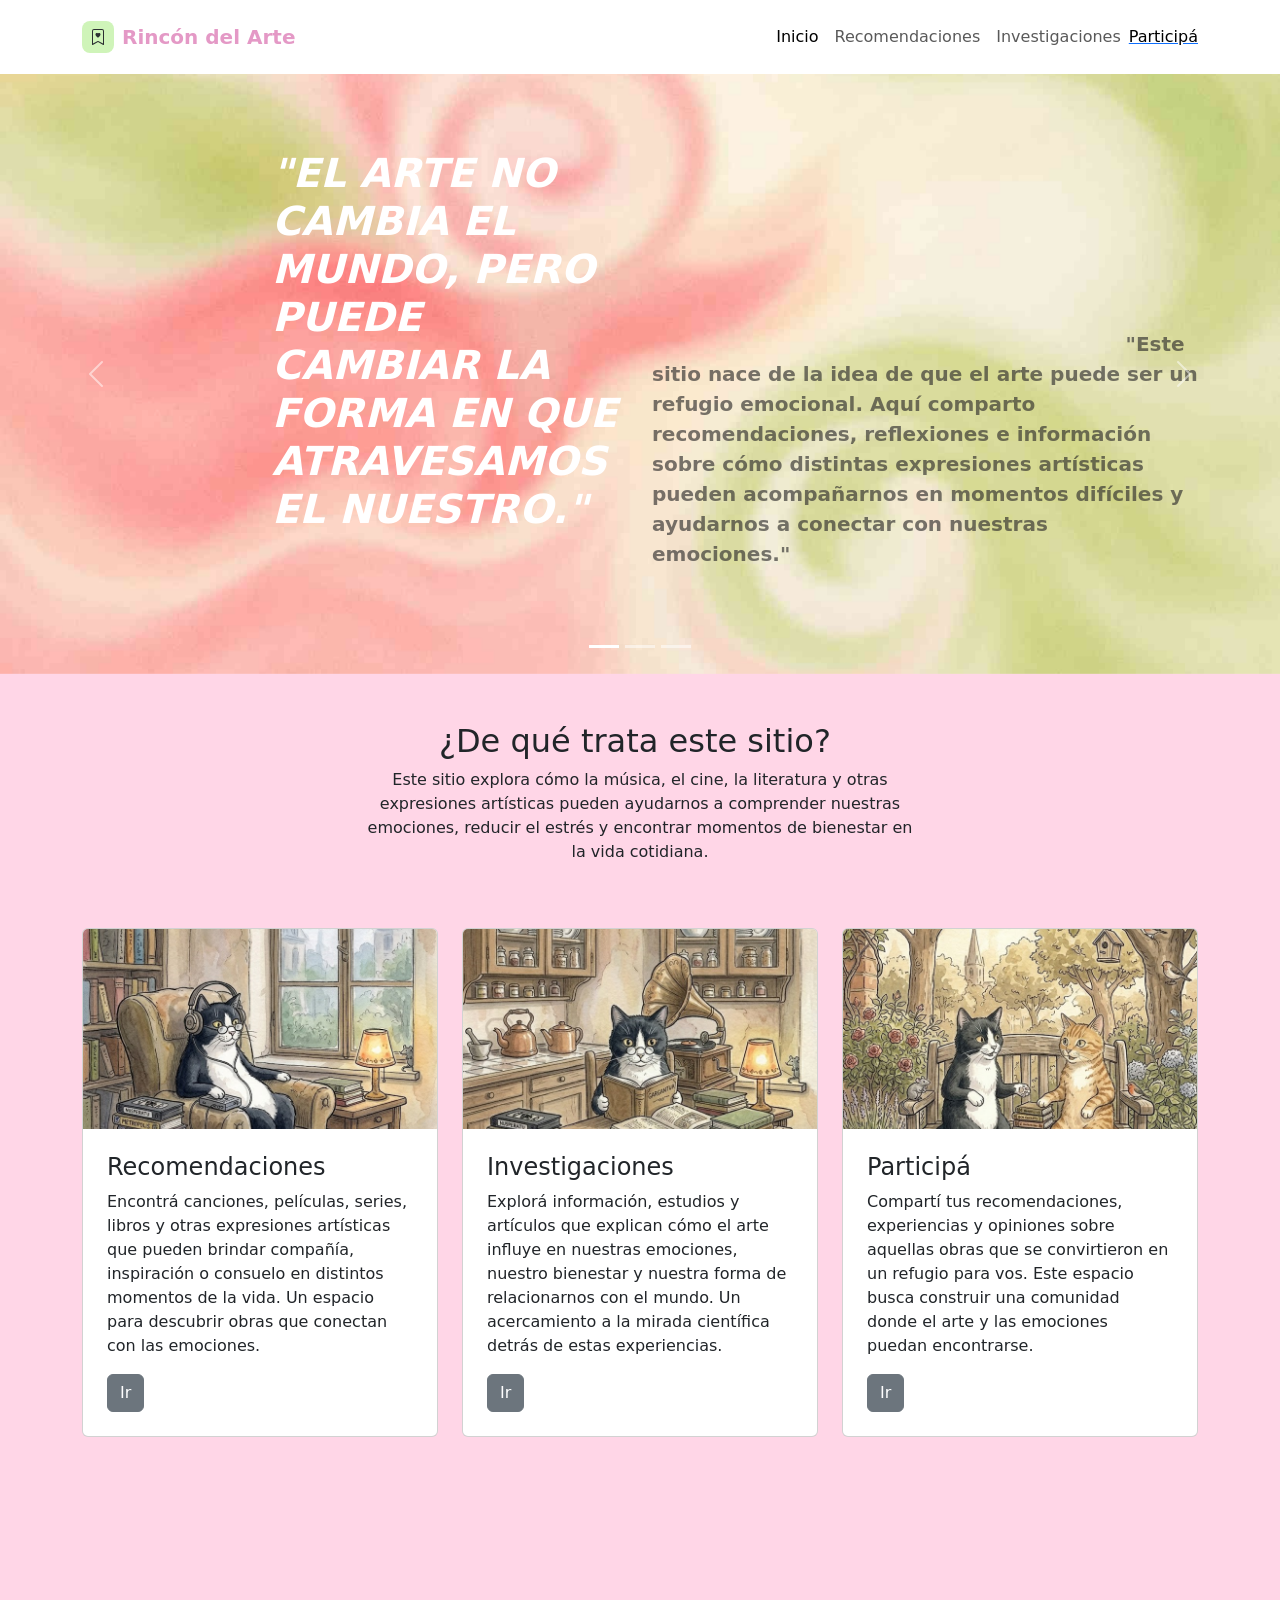
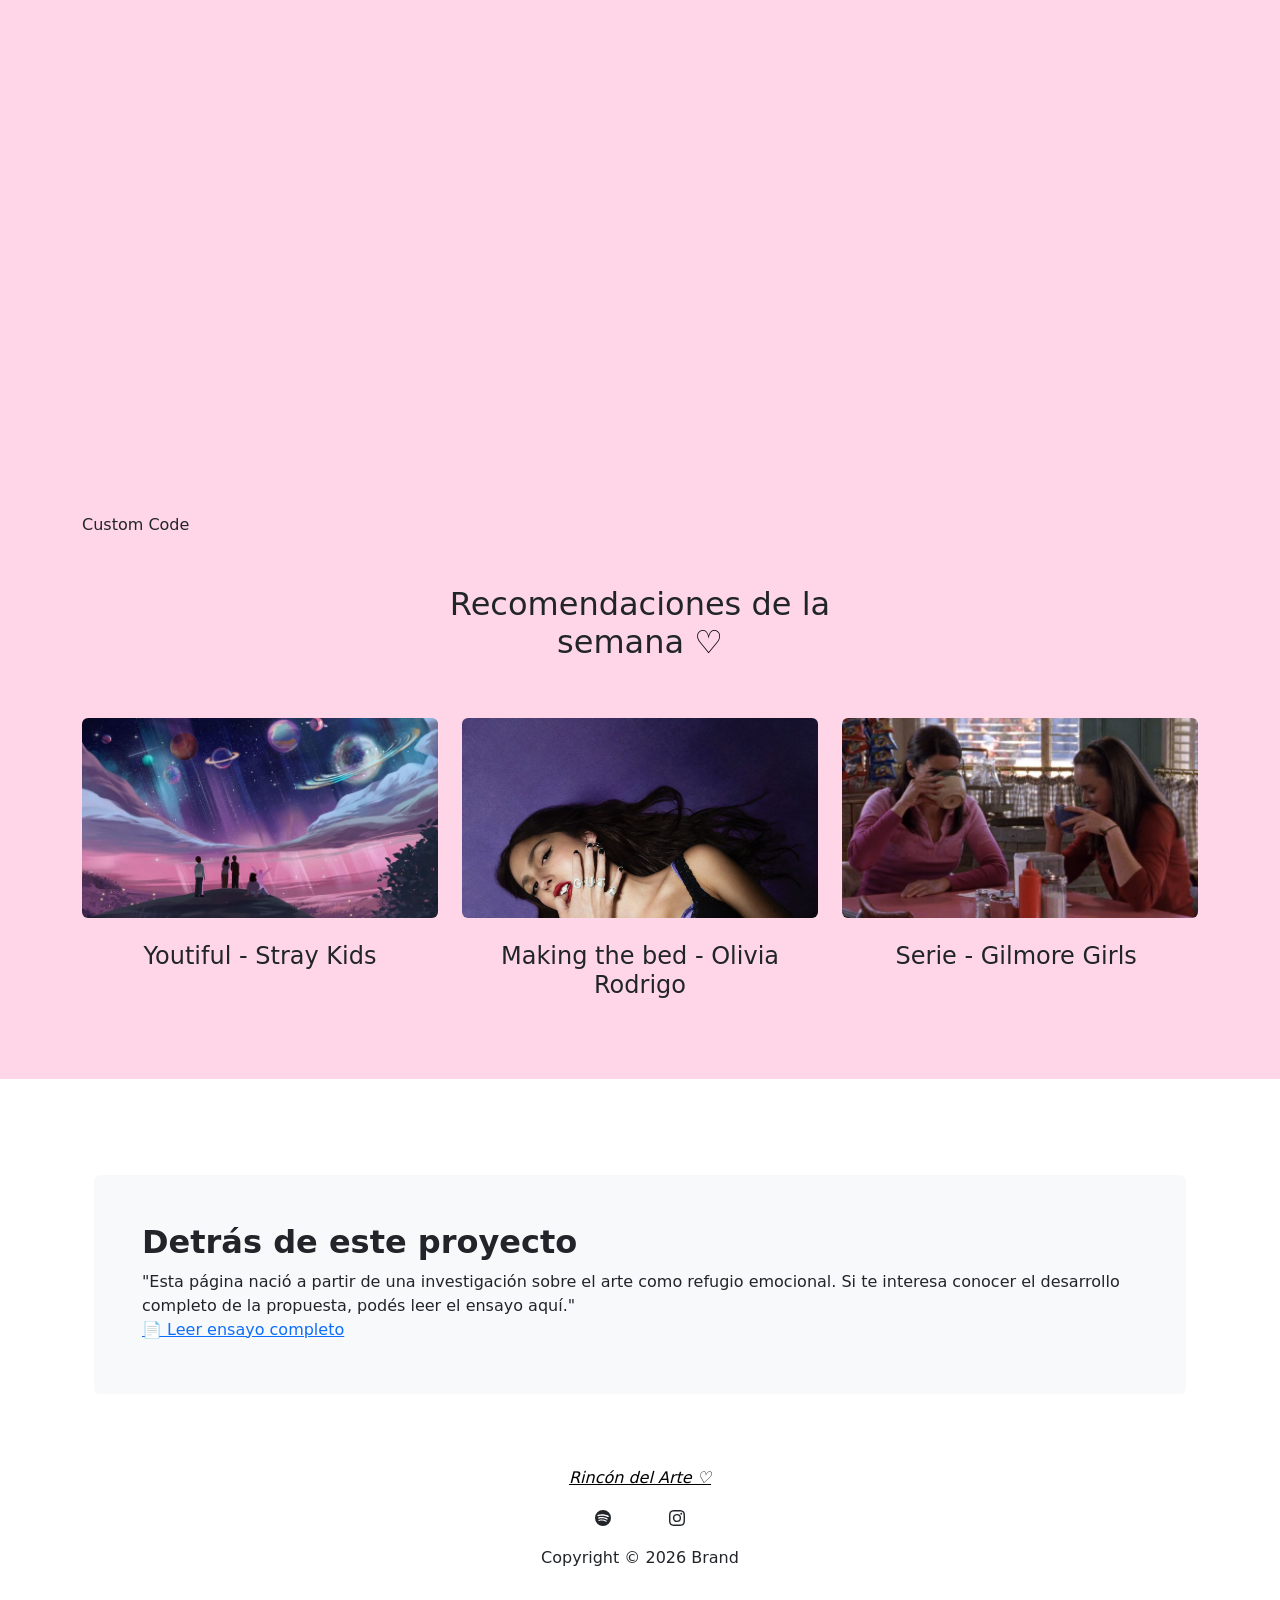
<file: index.html>
<!DOCTYPE html>
<html data-bs-theme="light" lang="en">

<head>
    <meta charset="utf-8">
    <meta name="viewport" content="width=device-width, initial-scale=1.0, shrink-to-fit=no">
    <title>TRABAJO FINAL Rincon del Arte</title>
    <link rel="icon" type="image/png" sizes="512x512" href="assets/img/fav-512.png">
    <link rel="icon" type="image/png" sizes="192x192" href="assets/img/fav-192.png" media="(prefers-color-scheme: dark)">
    <link rel="icon" type="image/png" sizes="180x180" href="assets/img/fav-180.png">
    <link rel="icon" type="image/png" sizes="128x128" href="assets/img/fav-128.png" media="(prefers-color-scheme: dark)">
    <link rel="icon" type="image/png" sizes="64x64" href="assets/img/fav-64.png">
    <link rel="icon" type="image/png" sizes="32x32" href="assets/img/fav-32.png">
    <link rel="icon" type="image/png" sizes="16x16" href="assets/img/fav-16.png">
    <link rel="stylesheet" href="assets/bootstrap/css/bootstrap.min.css">
    <link rel="stylesheet" href="assets/css/bss-overrides.css">
    <link rel="stylesheet" href="assets/css/Lightbox-Gallery-baguetteBox.min.css">
    <link rel="stylesheet" href="assets/css/Navbar-Right-Links-icons.css">
    <link rel="stylesheet" href="assets/css/Responsive-YouTube-Video-Section-Dark-Centered.css">
</head>

<body style="background-color: #ffd6e7;">
    <nav class="navbar navbar-expand-md bg-body py-3">
        <div class="container"><a class="navbar-brand d-flex align-items-center" href="#"><span class="bs-icon-sm bs-icon-rounded bs-icon-primary d-flex justify-content-center align-items-center me-2 bs-icon"><svg class="bi bi-bookmark-heart text-secondary-emphasis" xmlns="http://www.w3.org/2000/svg" width="1em" height="1em" fill="currentColor" viewBox="0 0 16 16">
                        <path fill-rule="evenodd" d="M8 4.41c1.387-1.425 4.854 1.07 0 4.277C3.146 5.48 6.613 2.986 8 4.412z"></path>
                        <path d="M2 2a2 2 0 0 1 2-2h8a2 2 0 0 1 2 2v13.5a.5.5 0 0 1-.777.416L8 13.101l-5.223 2.815A.5.5 0 0 1 2 15.5zm2-1a1 1 0 0 0-1 1v12.566l4.723-2.482a.5.5 0 0 1 .554 0L13 14.566V2a1 1 0 0 0-1-1z"></path>
                    </svg></span><span><strong><span style="color: rgb(228, 153, 198);">Rincón del Arte</span></strong></span></a><button class="navbar-toggler" data-bs-toggle="collapse" data-bs-target="#navcol-2"><span class="visually-hidden">Toggle navigation</span><span class="navbar-toggler-icon"></span></button>
            <div class="collapse navbar-collapse" id="navcol-2">
                <ul class="navbar-nav ms-auto">
                    <li class="nav-item"><a class="nav-link active" href="#">Inicio</a></li>
                    <li class="nav-item"><a class="nav-link" href="recomendaciones.html">Recomendaciones</a></li>
                    <li class="nav-item"><a class="nav-link" href="investigaciones.html">Investigaciones</a></li>
                </ul>
            </div><a href="participa.html"><span style="color: rgb(0, 0, 0);">Participá</span></a><a href="#"></a>
        </div>
    </nav>
    <div class="carousel slide" data-bs-ride="carousel" id="carousel-1" style="height: 600px;">
        <div class="carousel-inner h-100">
            <div class="carousel-item active h-100"><img class="object-fit-cover w-100 d-block position-absolute h-100" src="assets/img/imagenpag1.jpg" alt="Slide Image" style="z-index: -1;">
                <div class="container d-flex h-100 flex-column justify-content-center">
                    <div class="row">
                        <div class="col-md-6 col-xl-4 offset-md-2">
                            <div style="max-width: 350px;"></div>
                            <h1 class="text-uppercase fw-bold fst-italic"><em><span style="color: rgb(255, 255, 255); background-color: rgba(213, 213, 213, 0);">"El arte no cambia el mundo, pero puede cambiar la forma en que atravesamos el nuestro."</span></em></h1>
                        </div>
                        <div class="col"><small class="form-text fs-5 text-start"><br><strong><span style="color: rgba(44, 43, 43, 0.64);">&nbsp; &nbsp; &nbsp; &nbsp; &nbsp; &nbsp; &nbsp; &nbsp; &nbsp; &nbsp; &nbsp; &nbsp; &nbsp; &nbsp; &nbsp; &nbsp; &nbsp; &nbsp; &nbsp; &nbsp; &nbsp; &nbsp; &nbsp; &nbsp; &nbsp; &nbsp; &nbsp; &nbsp; &nbsp; &nbsp; &nbsp; &nbsp; &nbsp; &nbsp; &nbsp; &nbsp; &nbsp; &nbsp; &nbsp; &nbsp; &nbsp; &nbsp; &nbsp; &nbsp; &nbsp; &nbsp; &nbsp; &nbsp; &nbsp; &nbsp; &nbsp; &nbsp; &nbsp; &nbsp; &nbsp; &nbsp; &nbsp; &nbsp; &nbsp; &nbsp; &nbsp; &nbsp; &nbsp; &nbsp; &nbsp; &nbsp; &nbsp; &nbsp; &nbsp; &nbsp; &nbsp; &nbsp; &nbsp; &nbsp; &nbsp; &nbsp; &nbsp; &nbsp; &nbsp; &nbsp; &nbsp; &nbsp; &nbsp; &nbsp; &nbsp; &nbsp; &nbsp; &nbsp; &nbsp; &nbsp; &nbsp; &nbsp; &nbsp; &nbsp; &nbsp; &nbsp; &nbsp; &nbsp; &nbsp; &nbsp; &nbsp; &nbsp; &nbsp; &nbsp; &nbsp; &nbsp; &nbsp; &nbsp; &nbsp; &nbsp; &nbsp; &nbsp; &nbsp; &nbsp; &nbsp; &nbsp; &nbsp; &nbsp; &nbsp; &nbsp; &nbsp; &nbsp; &nbsp; &nbsp; &nbsp; &nbsp; &nbsp; &nbsp; &nbsp; &nbsp; &nbsp; &nbsp; &nbsp; &nbsp; &nbsp; &nbsp; &nbsp; &nbsp; &nbsp; &nbsp; &nbsp; &nbsp; &nbsp; &nbsp; &nbsp; &nbsp; &nbsp; &nbsp; &nbsp; &nbsp; &nbsp; &nbsp; &nbsp; &nbsp; &nbsp; &nbsp; &nbsp; &nbsp; &nbsp; &nbsp; &nbsp; &nbsp; &nbsp; &nbsp; &nbsp; &nbsp; &nbsp; &nbsp; &nbsp; &nbsp; &nbsp; &nbsp; &nbsp; &nbsp; &nbsp; &nbsp; &nbsp; &nbsp; &nbsp; &nbsp; &nbsp; &nbsp; &nbsp; &nbsp; &nbsp; &nbsp; &nbsp; &nbsp; &nbsp; &nbsp; &nbsp; &nbsp; &nbsp; &nbsp; &nbsp; &nbsp; &nbsp; &nbsp; &nbsp; &nbsp; &nbsp; &nbsp; &nbsp; &nbsp; &nbsp; &nbsp; &nbsp; &nbsp; &nbsp; &nbsp; &nbsp; &nbsp; &nbsp; &nbsp; &nbsp; &nbsp; &nbsp; &nbsp; &nbsp; &nbsp; &nbsp; &nbsp; &nbsp; &nbsp; &nbsp; &nbsp; &nbsp; &nbsp; &nbsp; "Este sitio nace de la idea de que el arte puede ser un refugio emocional. Aquí comparto recomendaciones, reflexiones e información sobre cómo distintas expresiones artísticas pueden acompañarnos en momentos difíciles y ayudarnos a conectar con nuestras emociones."&nbsp; &nbsp; &nbsp; &nbsp; &nbsp; &nbsp; &nbsp; &nbsp; &nbsp; &nbsp; &nbsp; &nbsp; &nbsp; &nbsp; &nbsp; &nbsp; &nbsp; &nbsp; &nbsp; &nbsp; &nbsp; &nbsp; &nbsp; &nbsp; &nbsp; &nbsp; &nbsp; &nbsp; &nbsp; &nbsp; &nbsp; &nbsp; &nbsp; &nbsp; &nbsp; &nbsp; &nbsp; &nbsp; &nbsp; &nbsp; &nbsp; &nbsp; &nbsp; &nbsp; &nbsp; &nbsp; &nbsp;&nbsp;</span></strong></small></div>
                    </div>
                </div>
            </div>
            <div class="carousel-item h-100"><img class="object-fit-cover w-100 d-block position-absolute h-100" src="assets/img/imagenpag2.jpg" alt="Slide Image" style="z-index: -1;">
                <div class="container d-flex h-100 flex-column justify-content-center">
                    <div class="row">
                        <div class="col-md-6 col-xl-4 offset-md-2">
                            <div style="max-width: 350px;"></div>
                            <h1 class="text-uppercase fs-1 fw-bold"><span style="color: rgba(253, 254, 255, 0.85);">"Cada emoción merece un espacio."</span></h1>
                        </div>
                    </div>
                </div>
            </div>
            <div class="carousel-item h-100"><img class="object-fit-cover w-100 d-block position-absolute h-100" src="assets/img/imagenpag3.jpg" alt="Slide Image" style="z-index: -1;">
                <div class="container d-flex h-100 flex-column justify-content-center">
                    <div class="row">
                        <div class="col-md-6 col-xl-4 offset-md-2">
                            <div style="max-width: 350px;"></div>
                        </div>
                        <div class="col">
                            <h1 class="text-uppercase fw-bold"><span style="color: rgba(255, 255, 255, 0.75);">"Cuando las palabras no alcanzan, el arte habla por nosotros."</span></h1>
                        </div>
                    </div>
                </div>
            </div>
        </div>
        <div><a class="carousel-control-prev" role="button" data-bs-slide="prev" href="#carousel-1"><span class="carousel-control-prev-icon"></span><span class="visually-hidden">Previous</span></a><a class="carousel-control-next" role="button" data-bs-slide="next" href="#carousel-1"><span class="carousel-control-next-icon"></span><span class="visually-hidden">Next</span></a></div>
        <div class="carousel-indicators"><button type="button" data-bs-target="#carousel-1" data-bs-slide-to="0" class="active"></button> <button type="button" data-bs-target="#carousel-1" data-bs-slide-to="1"></button> <button type="button" data-bs-target="#carousel-1" data-bs-slide-to="2"></button></div>
    </div>
    <div class="container py-4 py-xl-5">
        <div class="row mb-5">
            <div class="col-md-8 col-xl-6 text-center mx-auto">
                <h2>¿De qué trata este sitio?&nbsp;</h2>
                <p>Este sitio explora cómo la música, el cine, la literatura y otras expresiones artísticas pueden ayudarnos a comprender nuestras emociones, reducir el estrés y encontrar momentos de bienestar en la vida cotidiana.</p>
            </div>
        </div>
        <div class="row gy-4 row-cols-1 row-cols-md-2 row-cols-xl-3">
            <div class="col">
                <div class="card"><img class="object-fit-cover card-img-top w-100 d-block" style="height: 200px;" src="assets/img/gatomusica.jpg">
                    <div class="card-body p-4">
                        <h4 class="card-title">Recomendaciones</h4>
                        <p class="card-text">Encontrá canciones, películas, series, libros y otras expresiones artísticas que pueden brindar compañía, inspiración o consuelo en distintos momentos de la vida. Un espacio para descubrir obras que conectan con las emociones.</p><a class="btn btn-secondary" role="button" href="recomendaciones.html">Ir</a>
                    </div>
                </div>
            </div>
            <div class="col">
                <div class="card"><img class="object-fit-cover card-img-top w-100 d-block" style="height: 200px;" src="assets/img/gatoinvestigacuiones.jpg">
                    <div class="card-body p-4">
                        <h4 class="card-title">Investigaciones</h4>
                        <p class="card-text">Explorá información, estudios y artículos que explican cómo el arte influye en nuestras emociones, nuestro bienestar y nuestra forma de relacionarnos con el mundo. Un acercamiento a la mirada científica detrás de estas experiencias.</p><a class="btn btn-secondary" role="button" href="investigaciones.html">Ir</a>
                    </div>
                </div>
            </div>
            <div class="col">
                <div class="card"><img class="object-fit-cover card-img-top w-100 d-block" style="height: 200px;" src="assets/img/gatoparticipa.jpg">
                    <div class="card-body p-4">
                        <h4 class="card-title">Participá</h4>
                        <p class="card-text">Compartí tus recomendaciones, experiencias y opiniones sobre aquellas obras que se convirtieron en un refugio para vos. Este espacio busca construir una comunidad donde el arte y las emociones puedan encontrarse.</p><a class="btn btn-secondary" role="button" href="participa.html">Ir</a>
                    </div>
                </div>
            </div>
        </div>
    </div>
    <div class="container">
        <div class="row">
            <div class="col-md-12"><div style="width: 100%;"><div style="position: relative; padding-bottom: 56.25%; padding-top: 0; height: 0;"><iframe title="El arte como refugio emocional" frameborder="0" width="1200" height="675" style="position: absolute; top: 0; left: 0; width: 100%; height: 100%;" src="https://view.genially.com/6a2c4bd5806591ec9df2240b" type="text/html" allowscriptaccess="always" allowfullscreen="true" scrolling="yes" allownetworking="all"></iframe> </div> </div><div>Custom Code</div></div>
        </div>
    </div>
    <div class="container py-4 py-xl-5">
        <div class="row mb-5">
            <div class="col-md-8 col-xl-6 text-center mx-auto">
                <h2>Recomendaciones de la semana&nbsp;<span style="color: rgb(0, 0, 0); background-color: rgba(255, 255, 255, 0);">♡</span></h2>
            </div>
        </div>
        <div class="row gy-4 row-cols-1 row-cols-md-2 row-cols-xl-3">
            <div class="col">
                <div><img class="img-fluid object-fit-cover rounded d-block w-100" style="height: 200px;" src="assets/img/youutiful.jpg">
                    <div class="py-4">
                        <h4 class="text-center" style="text-align: center;">Youtiful - Stray Kids</h4>
                    </div>
                </div>
            </div>
            <div class="col">
                <div><img class="img-fluid object-fit-cover rounded d-block w-100" style="height: 200px;" src="assets/img/oliviarodrigo.jpg">
                    <div class="py-4">
                        <h4 class="text-center" style="text-align: center;">Making the bed - Olivia Rodrigo</h4>
                    </div>
                </div>
            </div>
            <div class="col">
                <div><img class="img-fluid object-fit-cover rounded d-block w-100" style="height: 200px;" src="assets/img/gilmoregirls.jpg">
                    <div class="py-4">
                        <h4 class="text-center" style="text-align: center;">Serie - Gilmore Girls&nbsp;</h4>
                    </div>
                </div>
            </div>
        </div>
    </div>
    <footer class="text-center bg-body" data-bs-theme="light">
        <div class="container py-4 py-lg-5">
            <section class="py-4 py-xl-5">
                <div class="container">
                    <div class="text-dark bg-light border rounded border-0 border-light d-flex flex-column justify-content-between flex-lg-row p-4 p-md-5">
                        <div class="pb-2 pb-lg-1">
                            <h2 class="fw-bold text-start mb-2">Detrás de este proyecto</h2>
                            <p class="text-start mb-0">"Esta página nació a partir de una investigación sobre el arte como refugio emocional. Si te interesa conocer el desarrollo completo de la propuesta, podés leer el ensayo aquí."&nbsp;&nbsp;<br><a href="https://docs.google.com/document/d/1GhSQJKDKKRDWaHZcaQSNPhfurPg1tIf11IgbuefYaaI/edit?usp=sharing">📄 Leer ensayo completo</a></p>
                        </div>
                        <div class="my-2"></div>
                    </div>
                </div>
                <div class="btn-group" role="group"></div>
            </section>
            <ul class="list-inline">
                <li class="list-inline-item me-4"></li>
                <li class="list-inline-item me-4"><a class="link-body-emphasis" href="index.html"><em>Rincón del Arte ♡</em></a></li>
                <li class="list-inline-item"></li>
            </ul>
            <ul class="list-inline">
                <li class="list-inline-item me-4"><a href="https://open.spotify.com/playlist/2zcbg7qdu6y4Byzmh3Lerk?si=zH5wMLQjRlWZkaA6icoTdg&amp;pi=cMgdo952T_6Ii" target="_blank"><svg class="bi bi-spotify text-body" xmlns="http://www.w3.org/2000/svg" width="1em" height="1em" fill="currentColor" viewBox="0 0 16 16">
                            <path d="M8 0a8 8 0 1 0 0 16A8 8 0 0 0 8 0m3.669 11.538a.498.498 0 0 1-.686.165c-1.879-1.147-4.243-1.407-7.028-.77a.499.499 0 0 1-.222-.973c3.048-.696 5.662-.397 7.77.892a.5.5 0 0 1 .166.686zm.979-2.178a.624.624 0 0 1-.858.205c-2.15-1.321-5.428-1.704-7.972-.932a.625.625 0 0 1-.362-1.194c2.905-.881 6.517-.454 8.986 1.063a.624.624 0 0 1 .206.858m.084-2.268C10.154 5.56 5.9 5.419 3.438 6.166a.748.748 0 1 1-.434-1.432c2.825-.857 7.523-.692 10.492 1.07a.747.747 0 1 1-.764 1.288z"></path>
                        </svg></a></li>
                <li class="list-inline-item me-4"><a href="#"></a></li>
                <li class="list-inline-item"><a href="https://www.instagram.com/lu.saavedraa?igsh=dXk0dWliazA4aHJy" target="_blank"><svg class="bi bi-instagram text-body" xmlns="http://www.w3.org/2000/svg" width="1em" height="1em" fill="currentColor" viewBox="0 0 16 16">
                            <path d="M8 0C5.829 0 5.556.01 4.703.048 3.85.088 3.269.222 2.76.42a3.917 3.917 0 0 0-1.417.923A3.927 3.927 0 0 0 .42 2.76C.222 3.268.087 3.85.048 4.7.01 5.555 0 5.827 0 8.001c0 2.172.01 2.444.048 3.297.04.852.174 1.433.372 1.942.205.526.478.972.923 1.417.444.445.89.719 1.416.923.51.198 1.09.333 1.942.372C5.555 15.99 5.827 16 8 16s2.444-.01 3.298-.048c.851-.04 1.434-.174 1.943-.372a3.916 3.916 0 0 0 1.416-.923c.445-.445.718-.891.923-1.417.197-.509.332-1.09.372-1.942C15.99 10.445 16 10.173 16 8s-.01-2.445-.048-3.299c-.04-.851-.175-1.433-.372-1.941a3.926 3.926 0 0 0-.923-1.417A3.911 3.911 0 0 0 13.24.42c-.51-.198-1.092-.333-1.943-.372C10.443.01 10.172 0 7.998 0h.003zm-.717 1.442h.718c2.136 0 2.389.007 3.232.046.78.035 1.204.166 1.486.275.373.145.64.319.92.599.28.28.453.546.598.92.11.281.24.705.275 1.485.039.843.047 1.096.047 3.231s-.008 2.389-.047 3.232c-.035.78-.166 1.203-.275 1.485a2.47 2.47 0 0 1-.599.919c-.28.28-.546.453-.92.598-.28.11-.704.24-1.485.276-.843.038-1.096.047-3.232.047s-2.39-.009-3.233-.047c-.78-.036-1.203-.166-1.485-.276a2.478 2.478 0 0 1-.92-.598 2.48 2.48 0 0 1-.6-.92c-.109-.281-.24-.705-.275-1.485-.038-.843-.046-1.096-.046-3.233 0-2.136.008-2.388.046-3.231.036-.78.166-1.204.276-1.486.145-.373.319-.64.599-.92.28-.28.546-.453.92-.598.282-.11.705-.24 1.485-.276.738-.034 1.024-.044 2.515-.045v.002zm4.988 1.328a.96.96 0 1 0 0 1.92.96.96 0 0 0 0-1.92zm-4.27 1.122a4.109 4.109 0 1 0 0 8.217 4.109 4.109 0 0 0 0-8.217zm0 1.441a2.667 2.667 0 1 1 0 5.334 2.667 2.667 0 0 1 0-5.334"></path>
                        </svg></a></li>
            </ul>
            <p class="text-body mb-0">Copyright © 2026 Brand</p>
        </div>
    </footer>
    <script src="assets/bootstrap/js/bootstrap.min.js"></script>
    <script src="assets/js/Lightbox-Gallery-baguetteBox.min.js"></script>
    <script src="assets/js/Lightbox-Gallery.js"></script>
</body>

</html>
</file>
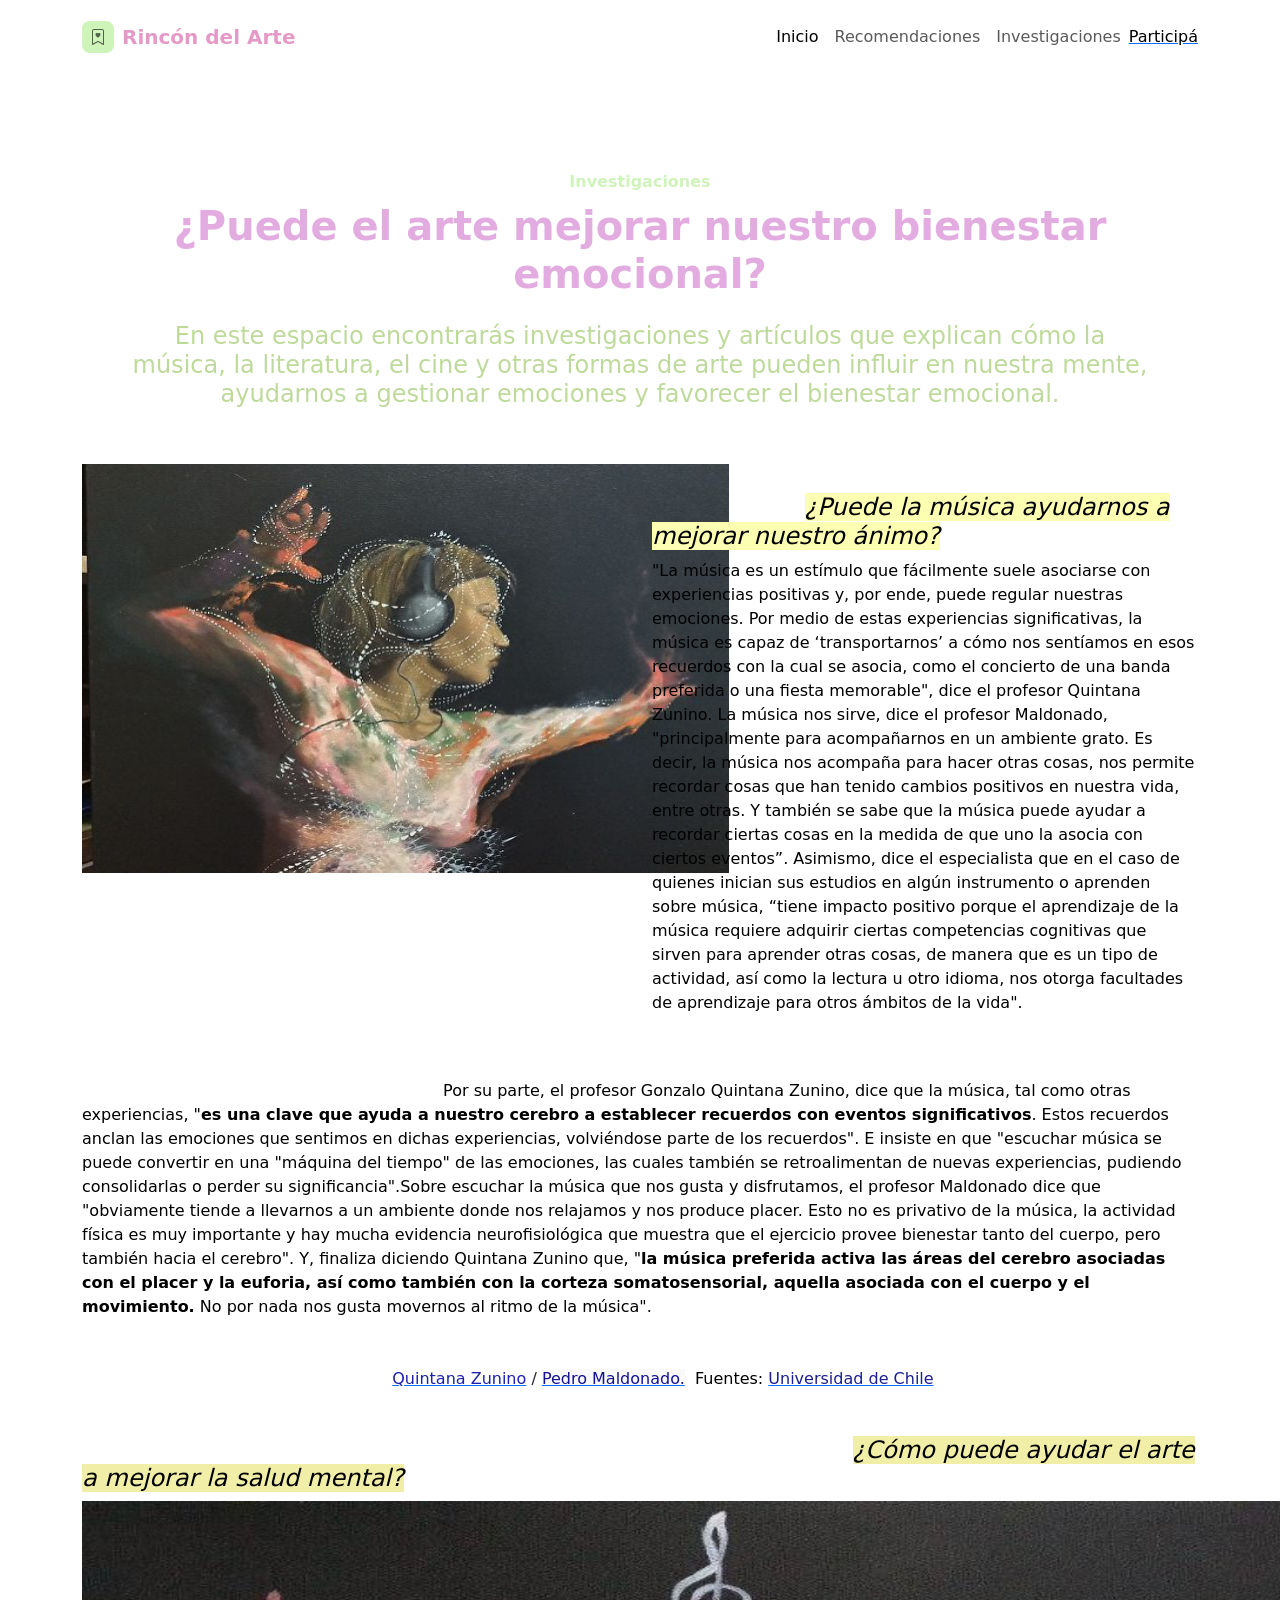
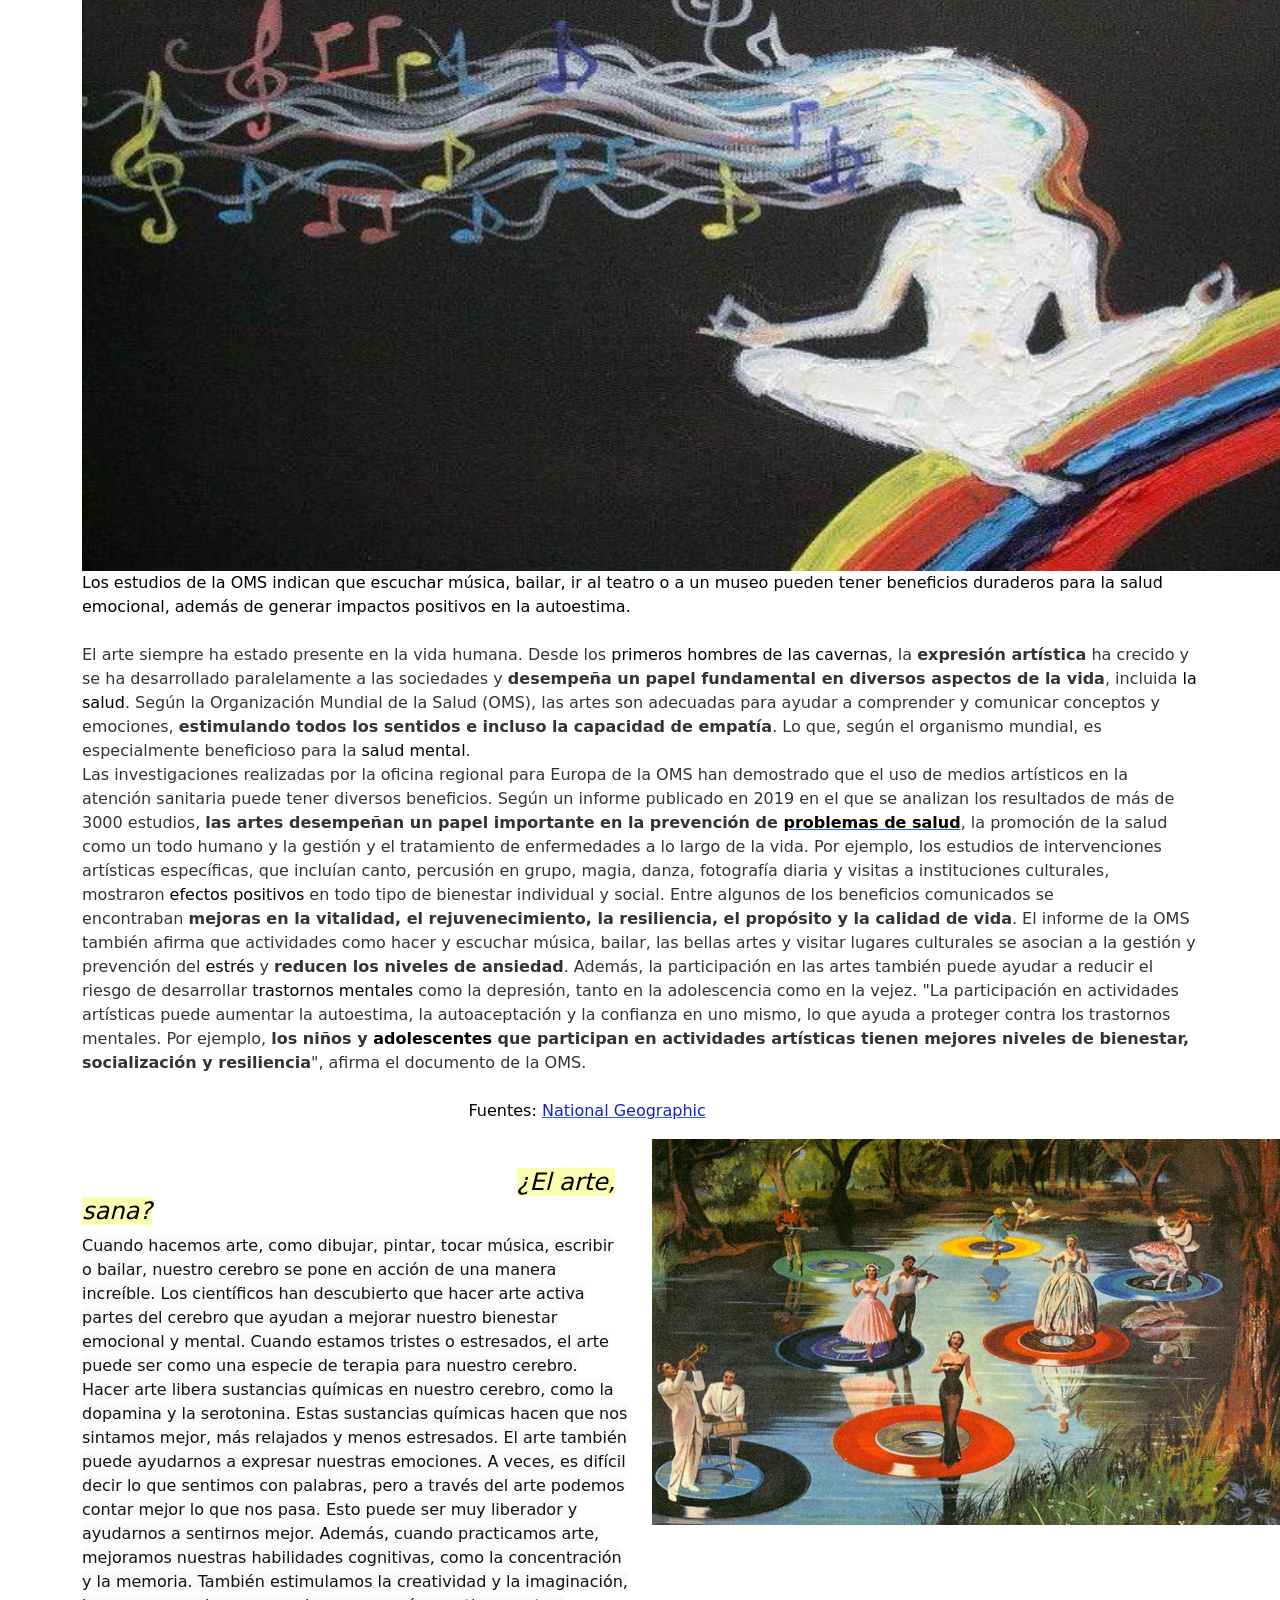
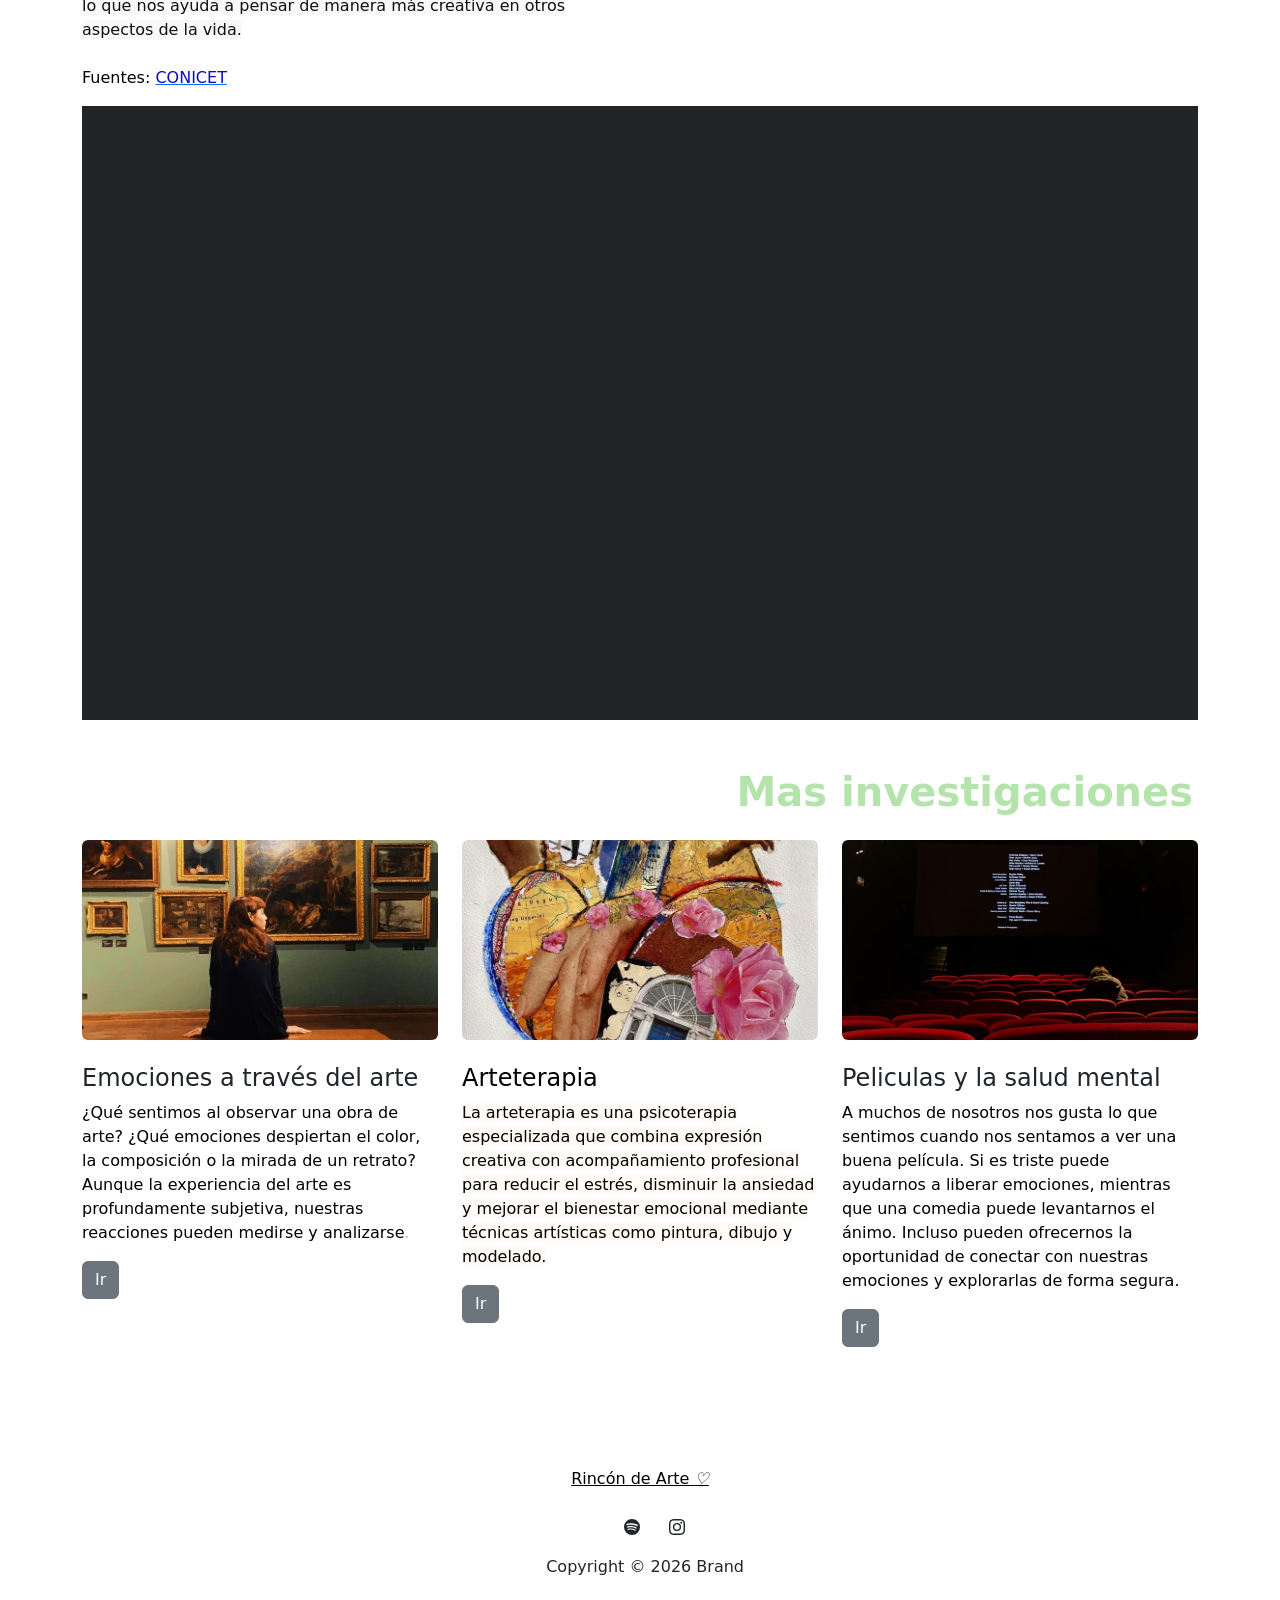
<file: investigaciones.html>
<!DOCTYPE html>
<html data-bs-theme="light" lang="en">

<head>
    <meta charset="utf-8">
    <meta name="viewport" content="width=device-width, initial-scale=1.0, shrink-to-fit=no">
    <title>TRABAJO FINAL Rincon del Arte</title>
    <link rel="icon" type="image/png" sizes="512x512" href="assets/img/fav-512.png">
    <link rel="icon" type="image/png" sizes="192x192" href="assets/img/fav-192.png" media="(prefers-color-scheme: dark)">
    <link rel="icon" type="image/png" sizes="180x180" href="assets/img/fav-180.png">
    <link rel="icon" type="image/png" sizes="128x128" href="assets/img/fav-128.png" media="(prefers-color-scheme: dark)">
    <link rel="icon" type="image/png" sizes="64x64" href="assets/img/fav-64.png">
    <link rel="icon" type="image/png" sizes="32x32" href="assets/img/fav-32.png">
    <link rel="icon" type="image/png" sizes="16x16" href="assets/img/fav-16.png">
    <link rel="stylesheet" href="assets/bootstrap/css/bootstrap.min.css">
    <link rel="stylesheet" href="assets/css/bss-overrides.css">
    <link rel="stylesheet" href="assets/css/Lightbox-Gallery-baguetteBox.min.css">
    <link rel="stylesheet" href="assets/css/Navbar-Right-Links-icons.css">
    <link rel="stylesheet" href="assets/css/Responsive-YouTube-Video-Section-Dark-Centered.css">
</head>

<body>
    <nav class="navbar navbar-expand-md bg-body py-3">
        <div class="container"><a class="navbar-brand d-flex align-items-center" href="#"><span class="bs-icon-sm bs-icon-rounded bs-icon-primary d-flex justify-content-center align-items-center me-2 bs-icon"><svg class="bi bi-bookmark-heart text-primary-emphasis" xmlns="http://www.w3.org/2000/svg" width="1em" height="1em" fill="currentColor" viewBox="0 0 16 16">
                        <path fill-rule="evenodd" d="M8 4.41c1.387-1.425 4.854 1.07 0 4.277C3.146 5.48 6.613 2.986 8 4.412z"></path>
                        <path d="M2 2a2 2 0 0 1 2-2h8a2 2 0 0 1 2 2v13.5a.5.5 0 0 1-.777.416L8 13.101l-5.223 2.815A.5.5 0 0 1 2 15.5zm2-1a1 1 0 0 0-1 1v12.566l4.723-2.482a.5.5 0 0 1 .554 0L13 14.566V2a1 1 0 0 0-1-1z"></path>
                    </svg></span><span><strong><span style="color: rgb(228, 153, 198);">Rincón del Arte</span></strong></span></a><button class="navbar-toggler" data-bs-toggle="collapse" data-bs-target="#navcol-2"><span class="visually-hidden">Toggle navigation</span><span class="navbar-toggler-icon"></span></button>
            <div class="collapse navbar-collapse" id="navcol-2">
                <ul class="navbar-nav ms-auto">
                    <li class="nav-item"><a class="nav-link active" href="index.html">Inicio</a></li>
                    <li class="nav-item"><a class="nav-link" href="recomendaciones.html">Recomendaciones</a></li>
                    <li class="nav-item"><a class="nav-link" href="investigaciones.html">Investigaciones</a></li>
                </ul>
            </div><a href="participa.html"><span style="color: rgb(0, 0, 0);">Participá</span></a>
        </div>
    </nav>
    <section class="py-4 py-xl-5">
        <div class="container">
            <div class="text-center p-4 p-lg-5">
                <p class="fw-bold text-primary mb-2">Investigaciones</p>
                <h1 class="fw-bold mb-4"><span style="color: rgb(227, 172, 224);">¿Puede el arte mejorar nuestro bienestar emocional?</span></h1>
                <h4><span style="color: rgb(190, 218, 155);">En este espacio encontrarás investigaciones y artículos que explican cómo la música, la literatura, el cine y otras formas de arte pueden influir en nuestra mente, ayudarnos a gestionar emociones y favorecer el bienestar emocional.</span></h4>
                <section></section>
            </div>
        </div>
        <div class="container">
            <div class="row">
                <div class="col-md-6 col-xxl-6 offset-xxl-0"><img width="647" height="409" src="assets/img/music.jpg"></div>
                <div class="col-md-6">
                    <h4>&nbsp; &nbsp; &nbsp; &nbsp; &nbsp; &nbsp; &nbsp; &nbsp; &nbsp; &nbsp; &nbsp; &nbsp; &nbsp; &nbsp; &nbsp; &nbsp; &nbsp; &nbsp; &nbsp; &nbsp; &nbsp; &nbsp; &nbsp; &nbsp; &nbsp; &nbsp; &nbsp; &nbsp; &nbsp; &nbsp; &nbsp; &nbsp; &nbsp; &nbsp; &nbsp; &nbsp; &nbsp; &nbsp; &nbsp; &nbsp; &nbsp; &nbsp; &nbsp; &nbsp; &nbsp; &nbsp;&nbsp;<em><span style="color: rgb(0, 0, 0); background-color: rgb(252, 254, 177);">¿Puede la música ayudarnos a mejorar nuestro ánimo?</span></em></h4>
                    <p><span style="color: rgb(0, 0, 0);">"La música es un estímulo que fácilmente suele asociarse con experiencias positivas y, por ende, puede regular nuestras emociones. Por medio de estas experiencias significativas, la música es capaz de ‘transportarnos’ a cómo nos sentíamos en esos recuerdos con la cual se asocia, como el concierto de una banda preferida o una fiesta memorable", dice el profesor Quintana Zunino. La música nos sirve, dice el profesor Maldonado, "principalmente para acompañarnos en un ambiente grato. Es decir, la música nos acompaña para hacer otras cosas, nos permite recordar cosas que han tenido cambios positivos en nuestra vida, entre otras. Y también se sabe que la música puede ayudar a recordar ciertas cosas en la medida de que uno la asocia con ciertos eventos”. Asimismo, dice el especialista que en el caso de quienes inician sus estudios en algún instrumento o aprenden sobre música, “tiene impacto positivo porque el aprendizaje de la música requiere adquirir ciertas competencias cognitivas que sirven para aprender otras cosas, de manera que es un tipo de actividad, así como la lectura u otro idioma, nos otorga facultades de aprendizaje para otros ámbitos de la vida".&nbsp; &nbsp; &nbsp; &nbsp; &nbsp; &nbsp; &nbsp; &nbsp; &nbsp; &nbsp; &nbsp; &nbsp; &nbsp; &nbsp; &nbsp; &nbsp; &nbsp; &nbsp; &nbsp; &nbsp; &nbsp;&nbsp;</span></p>
                </div>
            </div>
        </div>
        <div class="container">
            <div class="row">
                <div class="col-md-12">
                    <p><span style="color: rgb(0, 0, 0);">&nbsp; &nbsp; &nbsp; &nbsp; &nbsp; &nbsp; &nbsp; &nbsp; &nbsp; &nbsp; &nbsp; &nbsp; &nbsp; &nbsp; &nbsp; &nbsp; &nbsp; &nbsp; &nbsp; &nbsp; &nbsp; &nbsp; &nbsp; &nbsp; &nbsp; &nbsp; &nbsp; &nbsp; &nbsp; &nbsp; &nbsp; &nbsp; &nbsp; &nbsp; &nbsp; &nbsp; &nbsp; &nbsp; &nbsp; &nbsp; &nbsp; &nbsp; &nbsp; &nbsp; &nbsp; &nbsp; &nbsp; &nbsp; &nbsp; &nbsp; &nbsp; &nbsp; &nbsp; &nbsp; &nbsp; &nbsp; &nbsp; &nbsp; &nbsp; &nbsp; &nbsp; &nbsp; &nbsp; &nbsp; &nbsp; &nbsp; &nbsp; &nbsp; &nbsp; &nbsp; &nbsp; &nbsp; &nbsp; &nbsp; &nbsp; &nbsp; &nbsp; &nbsp; &nbsp; &nbsp; &nbsp; &nbsp; &nbsp; &nbsp; &nbsp; &nbsp; &nbsp; &nbsp; &nbsp; &nbsp; &nbsp; &nbsp; &nbsp; &nbsp; &nbsp; &nbsp; &nbsp; &nbsp; &nbsp; &nbsp; &nbsp; &nbsp; &nbsp; &nbsp; &nbsp; &nbsp; &nbsp; &nbsp; &nbsp; &nbsp; &nbsp; &nbsp; &nbsp; &nbsp; &nbsp; &nbsp; &nbsp; &nbsp; &nbsp; &nbsp; &nbsp; &nbsp; &nbsp; &nbsp; &nbsp; &nbsp; &nbsp; &nbsp; &nbsp; &nbsp; &nbsp; &nbsp; &nbsp; &nbsp; &nbsp; &nbsp; &nbsp; &nbsp; &nbsp; &nbsp; &nbsp; &nbsp; &nbsp; &nbsp; &nbsp; &nbsp;Por su parte, el profesor Gonzalo Quintana Zunino, dice que la música, tal como otras experiencias, "</span><strong><span style="color: rgb(0, 0, 0);">es una clave que ayuda a nuestro cerebro a establecer recuerdos con eventos significativos</span></strong><span style="color: rgb(0, 0, 0);">. Estos recuerdos anclan las emociones que sentimos en dichas experiencias, volviéndose parte de los recuerdos". E insiste en que "escuchar música se puede convertir en una "máquina del tiempo" de las emociones, las cuales también se retroalimentan de nuevas experiencias, pudiendo consolidarlas o perder su significancia".Sobre escuchar la música que nos gusta y disfrutamos, el profesor Maldonado dice que "obviamente tiende a llevarnos a un ambiente donde nos relajamos y nos produce placer. Esto no es privativo de la música, la actividad física es muy importante y hay mucha evidencia neurofisiológica que muestra que el ejercicio provee bienestar tanto del cuerpo, pero también hacia el cerebro".&nbsp;Y, finaliza diciendo Quintana Zunino que, "</span><strong><span style="color: rgb(0, 0, 0);">la música preferida activa las áreas del cerebro asociadas con el placer y la euforia, así como también con la corteza somatosensorial, aquella asociada con el cuerpo y el movimiento.</span></strong><span style="color: rgb(0, 0, 0);">&nbsp;No por nada nos gusta movernos al ritmo de la música".&nbsp; &nbsp; &nbsp; &nbsp; &nbsp; &nbsp; &nbsp; &nbsp; &nbsp; &nbsp; &nbsp; &nbsp; &nbsp; &nbsp; &nbsp; &nbsp; &nbsp; &nbsp; &nbsp; &nbsp; &nbsp; &nbsp; &nbsp; &nbsp; &nbsp; &nbsp; &nbsp; &nbsp; &nbsp; &nbsp; &nbsp; &nbsp; &nbsp; &nbsp; &nbsp; &nbsp; &nbsp; &nbsp; &nbsp; &nbsp; &nbsp; &nbsp; &nbsp; &nbsp; &nbsp; &nbsp; &nbsp; &nbsp; &nbsp; &nbsp; &nbsp; &nbsp; &nbsp; &nbsp; &nbsp; &nbsp; &nbsp; &nbsp; &nbsp; &nbsp; &nbsp;&nbsp;</span><br>&nbsp; &nbsp; &nbsp; &nbsp; &nbsp; &nbsp; &nbsp; &nbsp; &nbsp; &nbsp; &nbsp; &nbsp; &nbsp; &nbsp; &nbsp; &nbsp; &nbsp; &nbsp; &nbsp; &nbsp; &nbsp; &nbsp; &nbsp; &nbsp; &nbsp; &nbsp; &nbsp; &nbsp; &nbsp; &nbsp; &nbsp; &nbsp; &nbsp; &nbsp; &nbsp; &nbsp; &nbsp; &nbsp; &nbsp; &nbsp; &nbsp; &nbsp; &nbsp; &nbsp; &nbsp; &nbsp; &nbsp; &nbsp; &nbsp; &nbsp; &nbsp; &nbsp; &nbsp; &nbsp; &nbsp; &nbsp; &nbsp; &nbsp; &nbsp; &nbsp; &nbsp; &nbsp; &nbsp; &nbsp; &nbsp; &nbsp; &nbsp; &nbsp; &nbsp; &nbsp; &nbsp; &nbsp; &nbsp; &nbsp; &nbsp; &nbsp; &nbsp; &nbsp; &nbsp; &nbsp; &nbsp; &nbsp; &nbsp; &nbsp; &nbsp; &nbsp; &nbsp; &nbsp; &nbsp; &nbsp; &nbsp; &nbsp; &nbsp; &nbsp; &nbsp; &nbsp; &nbsp; &nbsp; &nbsp; &nbsp; &nbsp; &nbsp; &nbsp; &nbsp; &nbsp; &nbsp; &nbsp; &nbsp; &nbsp; &nbsp; &nbsp; &nbsp; &nbsp; &nbsp; &nbsp; &nbsp; &nbsp; &nbsp; &nbsp; &nbsp; &nbsp; &nbsp; &nbsp; &nbsp; &nbsp; &nbsp; &nbsp; &nbsp; &nbsp; &nbsp; &nbsp; &nbsp; &nbsp; &nbsp; &nbsp; &nbsp; &nbsp; &nbsp; &nbsp; &nbsp; &nbsp;<a href="https://scholar.google.es/citations?user=1Z4CdjEAAAAJ&amp;hl=es"><span style="color: rgb(27, 33, 170);">Quintana Zunino</span></a>&nbsp;/<span style="color: rgb(18, 35, 129);">&nbsp;</span><a href="https://scholar.google.com/citations?user=fLUHNZUAAAAJ&amp;hl=en"><span style="color: rgb(21, 18, 146); background-color: rgb(249, 249, 249);">Pedro Maldonado.</span></a><span style="color: rgb(0, 0, 0);">&nbsp; Fuentes: </span><a href="https://uchile.cl/noticias/230069/como-influye-la-musica-en-nuestro-cerebro-y-emociones-"><span style="color: rgb(27, 31, 145);">Universidad de Chile</span></a><span style="color: rgb(0, 0, 0);">&nbsp; &nbsp; &nbsp; &nbsp; &nbsp; &nbsp; &nbsp; &nbsp; &nbsp; &nbsp; &nbsp; &nbsp; &nbsp; &nbsp; &nbsp; &nbsp; &nbsp; &nbsp;</span></p>
                </div>
            </div>
        </div>
        <div class="container">
            <div class="row">
                <div class="col-md-12">
                    <h4>&nbsp; &nbsp; &nbsp; &nbsp; &nbsp; &nbsp; &nbsp; &nbsp; &nbsp; &nbsp; &nbsp; &nbsp; &nbsp; &nbsp; &nbsp; &nbsp; &nbsp; &nbsp; &nbsp; &nbsp; &nbsp; &nbsp; &nbsp; &nbsp; &nbsp; &nbsp; &nbsp; &nbsp; &nbsp; &nbsp; &nbsp; &nbsp; &nbsp; &nbsp; &nbsp; &nbsp; &nbsp; &nbsp; &nbsp; &nbsp; &nbsp; &nbsp; &nbsp; &nbsp; &nbsp; &nbsp; &nbsp; &nbsp; &nbsp; &nbsp; &nbsp; &nbsp; &nbsp; &nbsp; &nbsp; &nbsp; &nbsp; &nbsp; &nbsp; &nbsp; &nbsp; &nbsp; &nbsp; &nbsp; &nbsp; &nbsp; &nbsp; &nbsp; &nbsp; &nbsp; &nbsp; &nbsp; &nbsp; &nbsp; &nbsp; &nbsp; &nbsp; &nbsp; &nbsp; &nbsp; &nbsp; &nbsp; &nbsp; &nbsp; &nbsp; &nbsp; &nbsp; &nbsp; &nbsp; &nbsp; &nbsp; &nbsp; &nbsp; &nbsp; &nbsp; &nbsp; &nbsp; &nbsp; &nbsp; &nbsp; &nbsp; &nbsp; &nbsp; &nbsp; &nbsp; &nbsp; &nbsp; &nbsp; &nbsp; &nbsp; &nbsp; &nbsp; &nbsp; &nbsp; &nbsp; &nbsp; &nbsp; &nbsp; &nbsp; &nbsp; &nbsp; &nbsp; &nbsp; &nbsp;<em><span style="color: rgb(0, 0, 0); background-color: rgb(241, 238, 168);">¿Cómo puede ayudar el arte a mejorar la salud mental?</span></em></h4>
                </div>
            </div>
        </div>
        <div class="container">
            <div class="row">
                <div class="col"><img width="1296" height="670" src="assets/img/musicapaginves.jpg"></div>
                <div class="col">
                    <p><span style="color: rgb(0, 0, 0);">Los estudios de la OMS indican que escuchar música, bailar, ir al teatro o a un museo pueden tener beneficios duraderos para la salud emocional, además de generar impactos positivos en la autoestima.</span><br><br><span style="color: rgb(51, 51, 51);">El arte siempre ha estado presente en la vida humana. Desde los&nbsp;</span><span style="color: rgb(0, 0, 0); background-color: initial;">primeros hombres de las cavernas</span><span style="color: rgb(51, 51, 51);">, la&nbsp;</span><strong><span style="color: rgb(51, 51, 51);">expresión artística</span></strong><span style="color: rgb(51, 51, 51);">&nbsp;ha crecido y se ha desarrollado paralelamente a las sociedades y&nbsp;</span><strong><span style="color: rgb(51, 51, 51);">desempeña un papel fundamental en diversos aspectos de la vida</span></strong><span style="color: rgb(51, 51, 51);">, incluida&nbsp;</span><span style="color: rgb(0, 0, 0); background-color: initial;">la salud</span><span style="color: rgb(51, 51, 51);">.&nbsp;Según la Organización Mundial de la Salud (OMS), las artes son adecuadas para ayudar a comprender y comunicar conceptos y emociones,&nbsp;</span><strong><span style="color: rgb(51, 51, 51);">estimulando todos los sentidos e incluso la capacidad de empatía</span></strong><span style="color: rgb(51, 51, 51);">. Lo que, según el organismo mundial, es especialmente beneficioso para la&nbsp;</span><span style="color: rgb(0, 0, 0); background-color: initial;">salud mental</span><span style="color: rgb(51, 51, 51);">.</span><br><span style="color: rgb(51, 51, 51);">Las investigaciones realizadas por la oficina regional para Europa de la OMS han demostrado que el uso de medios artísticos en la atención sanitaria puede tener diversos beneficios. Según un informe publicado en 2019 en el que se analizan los resultados de más de 3000 estudios,&nbsp;</span><strong><span style="color: rgb(51, 51, 51);">las artes desempeñan un papel importante en la prevención de&nbsp;</span></strong><a href="https://www.nationalgeographicla.com/ciencia/2023/05/que-es-la-meditacion-y-como-puede-mejorar-la-salud-mental"><strong><span style="color: rgb(0, 0, 0); background-color: initial;">problemas de salud</span></strong></a><span style="color: rgb(51, 51, 51);">, la promoción de la salud como un todo humano y la gestión y el tratamiento de enfermedades a lo largo de la vida. Por ejemplo, los estudios de intervenciones artísticas específicas, que incluían canto, percusión en grupo, magia, danza, fotografía diaria y visitas a instituciones culturales, mostraron&nbsp;</span><span style="color: rgb(0, 0, 0); background-color: initial;">efectos positivos</span><span style="color: rgb(51, 51, 51);">&nbsp;en todo tipo de bienestar individual y social. Entre algunos de los beneficios comunicados se encontraban&nbsp;</span><strong><span style="color: rgb(51, 51, 51);">mejoras en la vitalidad, el rejuvenecimiento, la resiliencia, el propósito y la calidad de vida</span></strong><span style="color: rgb(51, 51, 51);">.&nbsp;El informe de la OMS también afirma que actividades como hacer y escuchar música, bailar, las bellas artes y visitar lugares culturales se asocian a la gestión y prevención del&nbsp;</span><span style="color: rgb(0, 0, 0); background-color: initial;">estrés</span><span style="color: rgb(51, 51, 51);">&nbsp;y&nbsp;</span><strong><span style="color: rgb(51, 51, 51);">reducen los niveles de ansiedad</span></strong><span style="color: rgb(51, 51, 51);">. Además, la participación en las artes también puede ayudar a reducir el riesgo de desarrollar&nbsp;</span><span style="color: rgb(0, 0, 0); background-color: initial;">trastornos mentales</span><span style="color: rgb(51, 51, 51);">&nbsp;como la depresión, tanto en la adolescencia como en la vejez.&nbsp;"La participación en actividades artísticas puede aumentar la autoestima, la autoaceptación y la confianza en uno mismo, lo que ayuda a proteger contra los trastornos mentales. Por ejemplo,&nbsp;</span><strong><span style="color: rgb(51, 51, 51);">los niños y&nbsp;</span><span style="color: rgb(0, 0, 0); background-color: initial;">adolescentes</span><span style="color: rgb(51, 51, 51);">&nbsp;que participan en actividades artísticas tienen mejores niveles de bienestar, socialización y resiliencia</span></strong><span style="color: rgb(51, 51, 51);">", afirma el documento de la OMS.&nbsp;</span><br><span style="color: rgb(0, 0, 0);">&nbsp; &nbsp; &nbsp; &nbsp; &nbsp; &nbsp; &nbsp; &nbsp; &nbsp; &nbsp; &nbsp; &nbsp; &nbsp; &nbsp; &nbsp; &nbsp; &nbsp; &nbsp; &nbsp; &nbsp; &nbsp; &nbsp; &nbsp; &nbsp; &nbsp; &nbsp; &nbsp; &nbsp; &nbsp; &nbsp; &nbsp; &nbsp; &nbsp; &nbsp; &nbsp; &nbsp; &nbsp; &nbsp; &nbsp; &nbsp; &nbsp; &nbsp; &nbsp; &nbsp; &nbsp; &nbsp; &nbsp; &nbsp; &nbsp; &nbsp; &nbsp; &nbsp; &nbsp; &nbsp; &nbsp; &nbsp; &nbsp; &nbsp; &nbsp; &nbsp; &nbsp; &nbsp; &nbsp; &nbsp; &nbsp; &nbsp; &nbsp; &nbsp; &nbsp; &nbsp; &nbsp; &nbsp; &nbsp; &nbsp; &nbsp; &nbsp; &nbsp; &nbsp; &nbsp; &nbsp; &nbsp; &nbsp; &nbsp; &nbsp; &nbsp; &nbsp; &nbsp; &nbsp; &nbsp; &nbsp; &nbsp; &nbsp; &nbsp; &nbsp; &nbsp; &nbsp; &nbsp; &nbsp; &nbsp; &nbsp; &nbsp; &nbsp; &nbsp; &nbsp; &nbsp; &nbsp; &nbsp; &nbsp; &nbsp; &nbsp; &nbsp; &nbsp; &nbsp; &nbsp; &nbsp; &nbsp; &nbsp; &nbsp; &nbsp; &nbsp; &nbsp; &nbsp; &nbsp; &nbsp; &nbsp; &nbsp; &nbsp; &nbsp; &nbsp; &nbsp; &nbsp; &nbsp; &nbsp; &nbsp; &nbsp; &nbsp; &nbsp; &nbsp; &nbsp; &nbsp; &nbsp; &nbsp; &nbsp; &nbsp; &nbsp; &nbsp; &nbsp; &nbsp; Fuentes: </span><a href="https://www.nationalgeographicla.com/ciencia/2023/06/como-puede-ayudar-el-arte-a-mejorar-la-salud-mental"><span style="color: rgb(24, 31, 193);">National Geographic</span></a><span style="color: rgb(0, 0, 0);">&nbsp; &nbsp; &nbsp; &nbsp; &nbsp; &nbsp; &nbsp; &nbsp; &nbsp; &nbsp; &nbsp; &nbsp; &nbsp; &nbsp; &nbsp; &nbsp; &nbsp; &nbsp;</span></p>
                </div>
            </div>
        </div>
        <div class="container">
            <div class="row">
                <div class="col-md-6">
                    <h4>&nbsp; &nbsp; &nbsp; &nbsp; &nbsp; &nbsp; &nbsp; &nbsp; &nbsp; &nbsp; &nbsp; &nbsp; &nbsp; &nbsp; &nbsp; &nbsp; &nbsp; &nbsp; &nbsp; &nbsp; &nbsp; &nbsp; &nbsp; &nbsp; &nbsp; &nbsp; &nbsp; &nbsp; &nbsp; &nbsp; &nbsp; &nbsp; &nbsp; &nbsp; &nbsp; &nbsp; &nbsp; &nbsp; &nbsp; &nbsp; &nbsp; &nbsp; &nbsp; &nbsp; &nbsp; &nbsp; &nbsp; &nbsp; &nbsp; &nbsp; &nbsp; &nbsp; &nbsp; &nbsp; &nbsp; &nbsp; &nbsp; &nbsp; &nbsp; &nbsp; &nbsp; &nbsp; &nbsp; &nbsp; &nbsp;<em><span style="color: rgb(0, 0, 0); background-color: rgb(252, 254, 177);">¿El arte, sana?</span></em></h4>
                    <p><span style="color: rgb(17, 17, 17); background-color: rgb(249, 249, 249);">Cuando hacemos arte, como dibujar, pintar, tocar música, escribir o bailar, nuestro cerebro se pone en acción de una manera increíble. Los científicos han descubierto que hacer arte activa partes del cerebro que ayudan a mejorar nuestro bienestar emocional y mental. Cuando estamos tristes o estresados, el arte puede ser como una especie de terapia para nuestro cerebro. Hacer arte libera sustancias químicas en nuestro cerebro, como la dopamina y la serotonina. Estas sustancias químicas hacen que nos sintamos mejor, más relajados y menos estresados. El arte también puede ayudarnos a expresar nuestras emociones. A veces, es difícil decir lo que sentimos con palabras, pero a través del arte podemos contar mejor lo que nos pasa. Esto puede ser muy liberador y ayudarnos a sentirnos mejor. Además, cuando practicamos arte, mejoramos nuestras habilidades cognitivas, como la concentración y la memoria. También estimulamos la creatividad y la imaginación, lo que nos ayuda a pensar de manera más creativa en otros aspectos de la vida.</span><br><br><span style="color: rgb(0, 0, 0);">Fuentes: </span><a href="https://enys.conicet.gov.ar/el-arte-sana/"><span style="color: rgb(14, 10, 202);">CONICET</span></a><span style="color: rgb(14, 19, 128);">&nbsp;</span><span style="color: rgb(0, 0, 0);"> &nbsp; &nbsp; &nbsp; &nbsp; &nbsp; &nbsp; &nbsp; &nbsp; &nbsp; &nbsp; &nbsp; &nbsp; &nbsp; &nbsp; &nbsp; &nbsp; &nbsp; &nbsp; &nbsp;&nbsp;</span></p>
                </div>
                <div class="col-md-6 col-xxl-6 offset-xxl-0"><img width="647" height="386" src="assets/img/arte.jpg"></div>
            </div>
        </div>
        <div class="container">
            <div class="row">
                <div class="col-md-12">
                    <div class="clean-block clean-info dark">
                        <div class="container">
                            <div class="videoWrapper"><iframe allowfullscreen="" frameborder="0" src="https://www.youtube.com/embed/ED_Mok754DQ" class="embed-responsive-item" width="100%" height="auto"></iframe></div>
                        </div>
                    </div>
                </div>
            </div>
        </div>
        <div class="container py-4 py-xl-5">
            <h1 class="fw-bold mb-4"><span style="color: rgb(227, 172, 224);">&nbsp; &nbsp; &nbsp; &nbsp; &nbsp; &nbsp; &nbsp; &nbsp; &nbsp; &nbsp; &nbsp; &nbsp; &nbsp; &nbsp; &nbsp; &nbsp; &nbsp; &nbsp; &nbsp; &nbsp; &nbsp; &nbsp; &nbsp; &nbsp;</span><span style="color: rgb(180, 227, 172);">Mas investigaciones</span></h1>
            <div class="row gy-4 row-cols-1 row-cols-md-2 row-cols-xl-3">
                <div class="col">
                    <div><img class="img-fluid object-fit-cover rounded d-block w-100" style="height: 200px;" src="assets/img/museam.jpg">
                        <div class="py-4">
                            <h4>Emociones a través del arte</h4>
                            <p><span style="color: rgb(0, 0, 0); background-color: rgba(255, 255, 255, 0);">¿Qué</span><span style="color: rgb(191, 191, 191); background-color: rgba(255, 255, 255, 0);">&nbsp;</span><span style="color: rgb(0, 0, 0); background-color: rgba(255, 255, 255, 0);">sentimos</span><strong><span style="color: rgb(255, 255, 255); background-color: rgba(255, 255, 255, 0);">&nbsp;</span></strong><span style="color: rgb(0, 0, 0); background-color: rgba(255, 255, 255, 0);">al observar una obra de arte? ¿Qué</span><span style="color: rgb(191, 191, 191); background-color: rgba(255, 255, 255, 0);">&nbsp;</span><span style="color: rgb(0, 0, 0); background-color: rgba(255, 255, 255, 0);">emociones</span><span style="color: rgb(191, 191, 191); background-color: rgba(255, 255, 255, 0);">&nbsp;</span><span style="color: rgb(0, 0, 0); background-color: rgba(255, 255, 255, 0);">despiertan el color, la composición o la mirada de un retrato? Aunque la experiencia del arte es profundamente subjetiva,</span><span style="color: rgb(191, 191, 191); background-color: rgba(255, 255, 255, 0);">&nbsp;</span><span style="color: rgb(0, 0, 0); background-color: rgba(255, 255, 255, 0);">nuestras reacciones pueden medirse y analizarse</span><span style="color: rgb(191, 191, 191); background-color: rgba(255, 255, 255, 0);">.</span></p><a class="btn btn-secondary" role="button" href="https://www.museothyssen.org/especial/emociones-arte" target="_blank">Ir</a>
                        </div>
                    </div>
                </div>
                <div class="col">
                    <div><img class="img-fluid object-fit-cover rounded d-block w-100" style="height: 200px;" src="assets/img/arteterapia.jpg">
                        <div class="py-4">
                            <h4><span style="color: rgb(0, 0, 0); background-color: rgba(254, 251, 246, 0);">Arteterapia</span></h4>
                            <p><span style="color: rgb(0, 0, 0); background-color: rgb(254, 251, 246);">La arteterapia es una psicoterapia especializada que combina expresión creativa con acompañamiento profesional para reducir el estrés, disminuir la ansiedad y mejorar el bienestar emocional mediante técnicas artísticas como pintura, dibujo y modelado.</span></p><a class="btn btn-secondary" role="button" href="https://reachlink.com/mx/consejos-mx/ansiedad-mx/como-puede-la-arteterapia-transformar-tu-bienestar-emocional-y-reducir-el-estres/" target="_blank">Ir</a>
                        </div>
                    </div>
                </div>
                <div class="col">
                    <div><img class="img-fluid object-fit-cover rounded d-block w-100" style="height: 200px;" src="assets/img/cine.jpg">
                        <div class="py-4">
                            <h4>Peliculas y la salud mental</h4>
                            <p><span style="color: rgb(0, 0, 0);">A muchos de nosotros nos gusta lo que sentimos cuando nos sentamos a ver una buena película. Si es triste puede ayudarnos a liberar emociones, mientras que una comedia puede levantarnos el ánimo. Incluso pueden ofrecernos la oportunidad de conectar con nuestras emociones y explorarlas de forma segura.</span></p><a class="btn btn-secondary" role="button" href="https://theconversation.com/ver-peliculas-puede-mejorar-nuestra-salud-mental-215785" target="_blank">Ir</a>
                        </div>
                    </div>
                </div>
            </div>
        </div>
        <footer class="text-center bg-body" data-bs-theme="light">
            <div class="container py-4 py-lg-5"><a class="link-body-emphasis" href="#">Rincón de Arte&nbsp;<em>♡</em><br><br></a>
                <ul class="list-inline">
                    <li class="list-inline-item me-4"><a href="#"></a></li>
                    <li class="list-inline-item me-4"><a href="https://open.spotify.com/playlist/2zcbg7qdu6y4Byzmh3Lerk?si=zH5wMLQjRlWZkaA6icoTdg&amp;pi=cMgdo952T_6Ii" target="_blank"><svg class="bi bi-spotify text-body" xmlns="http://www.w3.org/2000/svg" width="1em" height="1em" fill="currentColor" viewBox="0 0 16 16">
                                <path d="M8 0a8 8 0 1 0 0 16A8 8 0 0 0 8 0m3.669 11.538a.498.498 0 0 1-.686.165c-1.879-1.147-4.243-1.407-7.028-.77a.499.499 0 0 1-.222-.973c3.048-.696 5.662-.397 7.77.892a.5.5 0 0 1 .166.686zm.979-2.178a.624.624 0 0 1-.858.205c-2.15-1.321-5.428-1.704-7.972-.932a.625.625 0 0 1-.362-1.194c2.905-.881 6.517-.454 8.986 1.063a.624.624 0 0 1 .206.858m.084-2.268C10.154 5.56 5.9 5.419 3.438 6.166a.748.748 0 1 1-.434-1.432c2.825-.857 7.523-.692 10.492 1.07a.747.747 0 1 1-.764 1.288z"></path>
                            </svg></a></li>
                    <li class="list-inline-item"><a href="https://www.instagram.com/lu.saavedraa?igsh=dXk0dWliazA4aHJy" target="_blank"><svg class="bi bi-instagram text-body" xmlns="http://www.w3.org/2000/svg" width="1em" height="1em" fill="currentColor" viewBox="0 0 16 16">
                                <path d="M8 0C5.829 0 5.556.01 4.703.048 3.85.088 3.269.222 2.76.42a3.917 3.917 0 0 0-1.417.923A3.927 3.927 0 0 0 .42 2.76C.222 3.268.087 3.85.048 4.7.01 5.555 0 5.827 0 8.001c0 2.172.01 2.444.048 3.297.04.852.174 1.433.372 1.942.205.526.478.972.923 1.417.444.445.89.719 1.416.923.51.198 1.09.333 1.942.372C5.555 15.99 5.827 16 8 16s2.444-.01 3.298-.048c.851-.04 1.434-.174 1.943-.372a3.916 3.916 0 0 0 1.416-.923c.445-.445.718-.891.923-1.417.197-.509.332-1.09.372-1.942C15.99 10.445 16 10.173 16 8s-.01-2.445-.048-3.299c-.04-.851-.175-1.433-.372-1.941a3.926 3.926 0 0 0-.923-1.417A3.911 3.911 0 0 0 13.24.42c-.51-.198-1.092-.333-1.943-.372C10.443.01 10.172 0 7.998 0h.003zm-.717 1.442h.718c2.136 0 2.389.007 3.232.046.78.035 1.204.166 1.486.275.373.145.64.319.92.599.28.28.453.546.598.92.11.281.24.705.275 1.485.039.843.047 1.096.047 3.231s-.008 2.389-.047 3.232c-.035.78-.166 1.203-.275 1.485a2.47 2.47 0 0 1-.599.919c-.28.28-.546.453-.92.598-.28.11-.704.24-1.485.276-.843.038-1.096.047-3.232.047s-2.39-.009-3.233-.047c-.78-.036-1.203-.166-1.485-.276a2.478 2.478 0 0 1-.92-.598 2.48 2.48 0 0 1-.6-.92c-.109-.281-.24-.705-.275-1.485-.038-.843-.046-1.096-.046-3.233 0-2.136.008-2.388.046-3.231.036-.78.166-1.204.276-1.486.145-.373.319-.64.599-.92.28-.28.546-.453.92-.598.282-.11.705-.24 1.485-.276.738-.034 1.024-.044 2.515-.045v.002zm4.988 1.328a.96.96 0 1 0 0 1.92.96.96 0 0 0 0-1.92zm-4.27 1.122a4.109 4.109 0 1 0 0 8.217 4.109 4.109 0 0 0 0-8.217zm0 1.441a2.667 2.667 0 1 1 0 5.334 2.667 2.667 0 0 1 0-5.334"></path>
                            </svg></a></li>
                </ul>
                <p class="text-body mb-0">&nbsp; Copyright © 2026 Brand</p>
            </div>
        </footer>
    </section>
    <script src="assets/bootstrap/js/bootstrap.min.js"></script>
    <script src="assets/js/Lightbox-Gallery-baguetteBox.min.js"></script>
    <script src="assets/js/Lightbox-Gallery.js"></script>
</body>

</html>
</file>
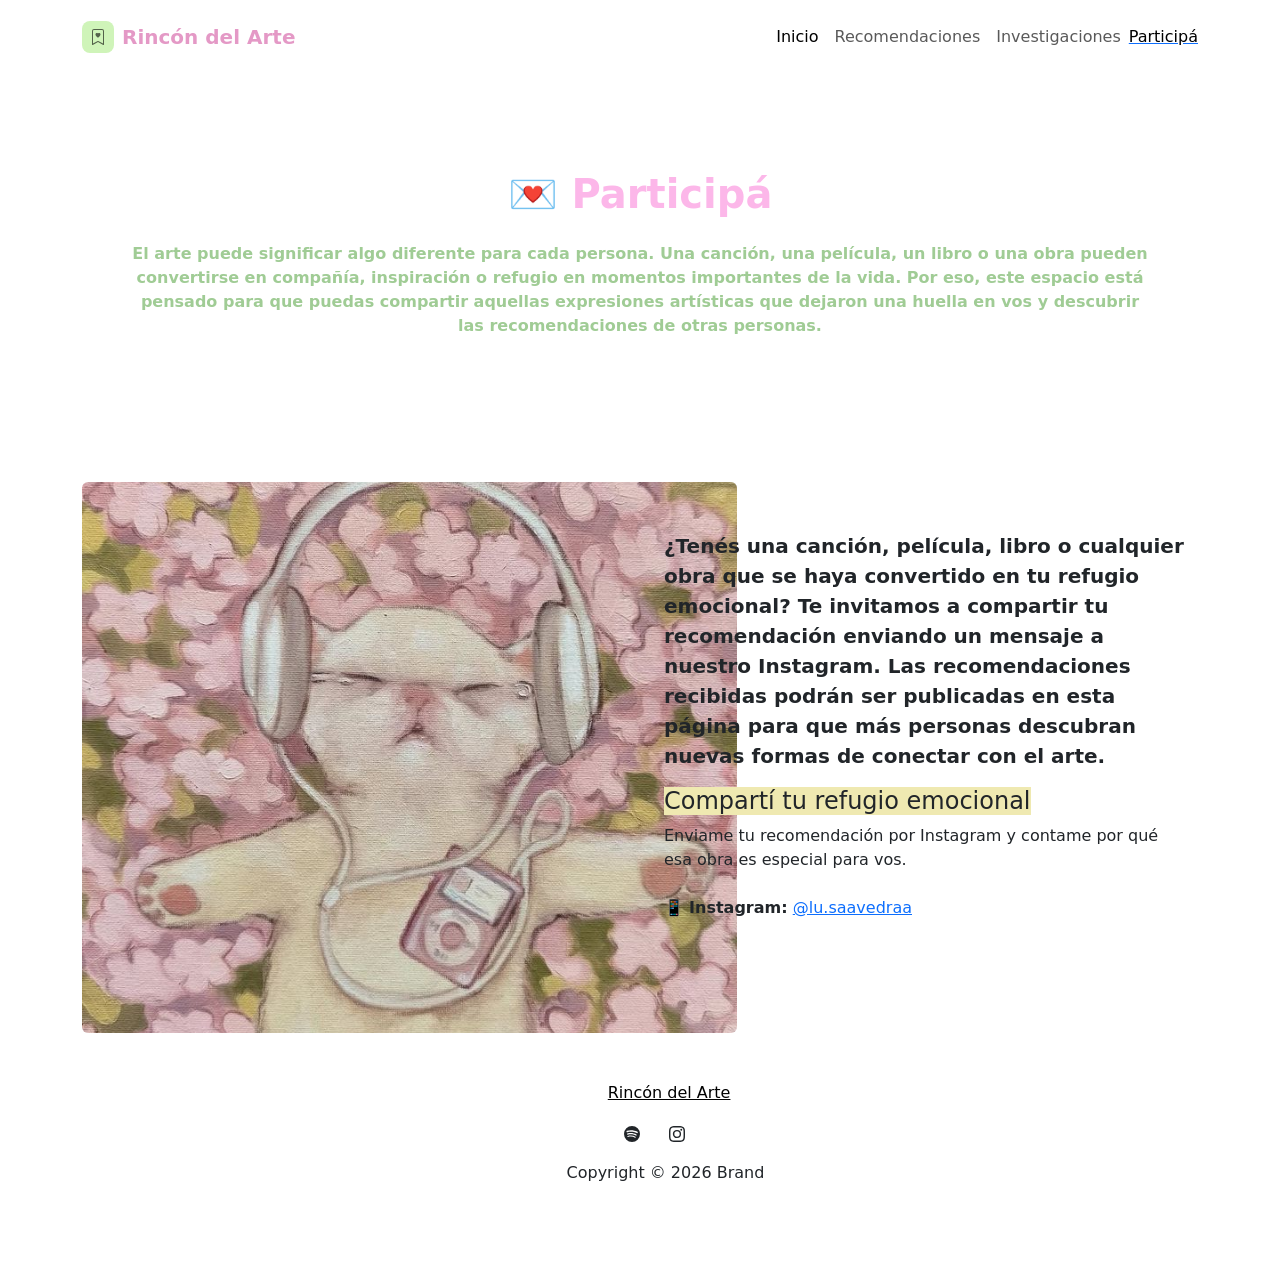
<file: participa.html>
<!DOCTYPE html>
<html data-bs-theme="light" lang="en">

<head>
    <meta charset="utf-8">
    <meta name="viewport" content="width=device-width, initial-scale=1.0, shrink-to-fit=no">
    <title>TRABAJO FINAL Rincon del Arte</title>
    <link rel="icon" type="image/png" sizes="512x512" href="assets/img/fav-512.png">
    <link rel="icon" type="image/png" sizes="192x192" href="assets/img/fav-192.png" media="(prefers-color-scheme: dark)">
    <link rel="icon" type="image/png" sizes="180x180" href="assets/img/fav-180.png">
    <link rel="icon" type="image/png" sizes="128x128" href="assets/img/fav-128.png" media="(prefers-color-scheme: dark)">
    <link rel="icon" type="image/png" sizes="64x64" href="assets/img/fav-64.png">
    <link rel="icon" type="image/png" sizes="32x32" href="assets/img/fav-32.png">
    <link rel="icon" type="image/png" sizes="16x16" href="assets/img/fav-16.png">
    <link rel="stylesheet" href="assets/bootstrap/css/bootstrap.min.css">
    <link rel="stylesheet" href="assets/css/bss-overrides.css">
    <link rel="stylesheet" href="assets/css/Lightbox-Gallery-baguetteBox.min.css">
    <link rel="stylesheet" href="assets/css/Navbar-Right-Links-icons.css">
    <link rel="stylesheet" href="assets/css/Responsive-YouTube-Video-Section-Dark-Centered.css">
</head>

<body>
    <nav class="navbar navbar-expand-md bg-body py-3">
        <div class="container"><a class="navbar-brand d-flex align-items-center" href="#"><span class="bs-icon-sm bs-icon-rounded bs-icon-primary d-flex justify-content-center align-items-center me-2 bs-icon"><svg class="bi bi-bookmark-heart text-primary-emphasis" xmlns="http://www.w3.org/2000/svg" width="1em" height="1em" fill="currentColor" viewBox="0 0 16 16">
                        <path fill-rule="evenodd" d="M8 4.41c1.387-1.425 4.854 1.07 0 4.277C3.146 5.48 6.613 2.986 8 4.412z"></path>
                        <path d="M2 2a2 2 0 0 1 2-2h8a2 2 0 0 1 2 2v13.5a.5.5 0 0 1-.777.416L8 13.101l-5.223 2.815A.5.5 0 0 1 2 15.5zm2-1a1 1 0 0 0-1 1v12.566l4.723-2.482a.5.5 0 0 1 .554 0L13 14.566V2a1 1 0 0 0-1-1z"></path>
                    </svg></span><span><strong><span style="color: rgb(228, 153, 198);">Rincón del Arte</span></strong></span></a><button class="navbar-toggler" data-bs-toggle="collapse" data-bs-target="#navcol-2"><span class="visually-hidden">Toggle navigation</span><span class="navbar-toggler-icon"></span></button>
            <div class="collapse navbar-collapse" id="navcol-2">
                <ul class="navbar-nav ms-auto">
                    <li class="nav-item"><a class="nav-link active" href="index.html">Inicio</a></li>
                    <li class="nav-item"><a class="nav-link" href="recomendaciones.html">Recomendaciones</a></li>
                    <li class="nav-item"><a class="nav-link" href="investigaciones.html">Investigaciones</a></li>
                </ul>
            </div><a href="participa.html"><span style="color: rgb(0, 0, 0);">Participá</span></a>
        </div>
    </nav>
    <section class="py-4 py-xl-5">
        <div class="container">
            <div class="text-center p-4 p-lg-5">
                <h1 class="fw-bold mb-4">💌 <span style="color: rgb(252, 183, 233);">Participá</span></h1>
                <p class="mb-0"><strong><span style="color: rgb(160, 204, 149);">El arte puede significar algo diferente para cada persona. Una canción, una película, un libro o una obra pueden convertirse en compañía, inspiración o refugio en momentos importantes de la vida. Por eso, este espacio está pensado para que puedas compartir aquellas expresiones artísticas que dejaron una huella en vos y descubrir las recomendaciones de otras personas.</span></strong></p>
            </div>
        </div>
    </section>
    <div class="container py-4 py-xl-5">
        <div class="row row-cols-1 row-cols-md-2">
            <div class="col"><img class="object-fit-cover rounded" style="min-height: 300px;" src="assets/img/cat.jpg" width="655" height="551"></div>
            <div class="col d-flex flex-column justify-content-center p-4">
                <p class="fs-5"><strong>¿Tenés una canción, película, libro o cualquier obra que se haya convertido en tu refugio emocional? Te invitamos a compartir tu recomendación enviando un mensaje a nuestro Instagram. Las recomendaciones recibidas podrán ser publicadas en esta página para que más personas descubran nuevas formas de conectar con el arte.</strong></p>
                <div class="text-center text-md-start d-flex flex-column align-items-center align-items-md-start mb-5">
                    <div>
                        <h4><span style="background-color: rgb(239, 233, 177);">Compartí tu refugio emocional</span></h4>
                        <p>Enviame tu recomendación por Instagram y contame por qué esa obra es especial para vos.<br><br>📱 <strong>Instagram:</strong> <a href="https://www.instagram.com/lu.saavedraa?igsh=dXk0dWliazA4aHJy">@lu.saavedraa</a>&nbsp;</p>
                    </div>
                </div>
            </div>
        </div>
        <footer class="text-center bg-body" data-bs-theme="light">
            <div class="container py-4 py-lg-5">
                <ul class="list-inline">
                    <li class="list-inline-item me-4"></li>
                    <li class="list-inline-item me-4"></li>
                    <li class="list-inline-item"><a class="link-body-emphasis" href="#">Rincón del Arte</a></li>
                </ul>
                <ul class="list-inline">
                    <li class="list-inline-item me-4"><a href="#"></a></li>
                    <li class="list-inline-item me-4"><a href="https://open.spotify.com/playlist/2zcbg7qdu6y4Byzmh3Lerk?si=zH5wMLQjRlWZkaA6icoTdg&amp;pi=cMgdo952T_6Ii" target="_blank"><svg class="bi bi-spotify text-body" xmlns="http://www.w3.org/2000/svg" width="1em" height="1em" fill="currentColor" viewBox="0 0 16 16">
                                <path d="M8 0a8 8 0 1 0 0 16A8 8 0 0 0 8 0m3.669 11.538a.498.498 0 0 1-.686.165c-1.879-1.147-4.243-1.407-7.028-.77a.499.499 0 0 1-.222-.973c3.048-.696 5.662-.397 7.77.892a.5.5 0 0 1 .166.686zm.979-2.178a.624.624 0 0 1-.858.205c-2.15-1.321-5.428-1.704-7.972-.932a.625.625 0 0 1-.362-1.194c2.905-.881 6.517-.454 8.986 1.063a.624.624 0 0 1 .206.858m.084-2.268C10.154 5.56 5.9 5.419 3.438 6.166a.748.748 0 1 1-.434-1.432c2.825-.857 7.523-.692 10.492 1.07a.747.747 0 1 1-.764 1.288z"></path>
                            </svg></a></li>
                    <li class="list-inline-item"><a href="https://www.instagram.com/lu.saavedraa?igsh=dXk0dWliazA4aHJy" target="_blank"><svg class="bi bi-instagram text-body" xmlns="http://www.w3.org/2000/svg" width="1em" height="1em" fill="currentColor" viewBox="0 0 16 16">
                                <path d="M8 0C5.829 0 5.556.01 4.703.048 3.85.088 3.269.222 2.76.42a3.917 3.917 0 0 0-1.417.923A3.927 3.927 0 0 0 .42 2.76C.222 3.268.087 3.85.048 4.7.01 5.555 0 5.827 0 8.001c0 2.172.01 2.444.048 3.297.04.852.174 1.433.372 1.942.205.526.478.972.923 1.417.444.445.89.719 1.416.923.51.198 1.09.333 1.942.372C5.555 15.99 5.827 16 8 16s2.444-.01 3.298-.048c.851-.04 1.434-.174 1.943-.372a3.916 3.916 0 0 0 1.416-.923c.445-.445.718-.891.923-1.417.197-.509.332-1.09.372-1.942C15.99 10.445 16 10.173 16 8s-.01-2.445-.048-3.299c-.04-.851-.175-1.433-.372-1.941a3.926 3.926 0 0 0-.923-1.417A3.911 3.911 0 0 0 13.24.42c-.51-.198-1.092-.333-1.943-.372C10.443.01 10.172 0 7.998 0h.003zm-.717 1.442h.718c2.136 0 2.389.007 3.232.046.78.035 1.204.166 1.486.275.373.145.64.319.92.599.28.28.453.546.598.92.11.281.24.705.275 1.485.039.843.047 1.096.047 3.231s-.008 2.389-.047 3.232c-.035.78-.166 1.203-.275 1.485a2.47 2.47 0 0 1-.599.919c-.28.28-.546.453-.92.598-.28.11-.704.24-1.485.276-.843.038-1.096.047-3.232.047s-2.39-.009-3.233-.047c-.78-.036-1.203-.166-1.485-.276a2.478 2.478 0 0 1-.92-.598 2.48 2.48 0 0 1-.6-.92c-.109-.281-.24-.705-.275-1.485-.038-.843-.046-1.096-.046-3.233 0-2.136.008-2.388.046-3.231.036-.78.166-1.204.276-1.486.145-.373.319-.64.599-.92.28-.28.546-.453.92-.598.282-.11.705-.24 1.485-.276.738-.034 1.024-.044 2.515-.045v.002zm4.988 1.328a.96.96 0 1 0 0 1.92.96.96 0 0 0 0-1.92zm-4.27 1.122a4.109 4.109 0 1 0 0 8.217 4.109 4.109 0 0 0 0-8.217zm0 1.441a2.667 2.667 0 1 1 0 5.334 2.667 2.667 0 0 1 0-5.334"></path>
                            </svg></a><a href="https://www.instagram.com/lu.saavedraa?igsh=dXk0dWliazA4aHJy" target="_blank"></a></li>
                </ul>
                <p class="text-body mb-0">&nbsp; &nbsp; &nbsp; &nbsp; &nbsp; Copyright © 2026 Brand</p>
            </div>
        </footer>
    </div>
    <script src="assets/bootstrap/js/bootstrap.min.js"></script>
    <script src="assets/js/Lightbox-Gallery-baguetteBox.min.js"></script>
    <script src="assets/js/Lightbox-Gallery.js"></script>
</body>

</html>
</file>
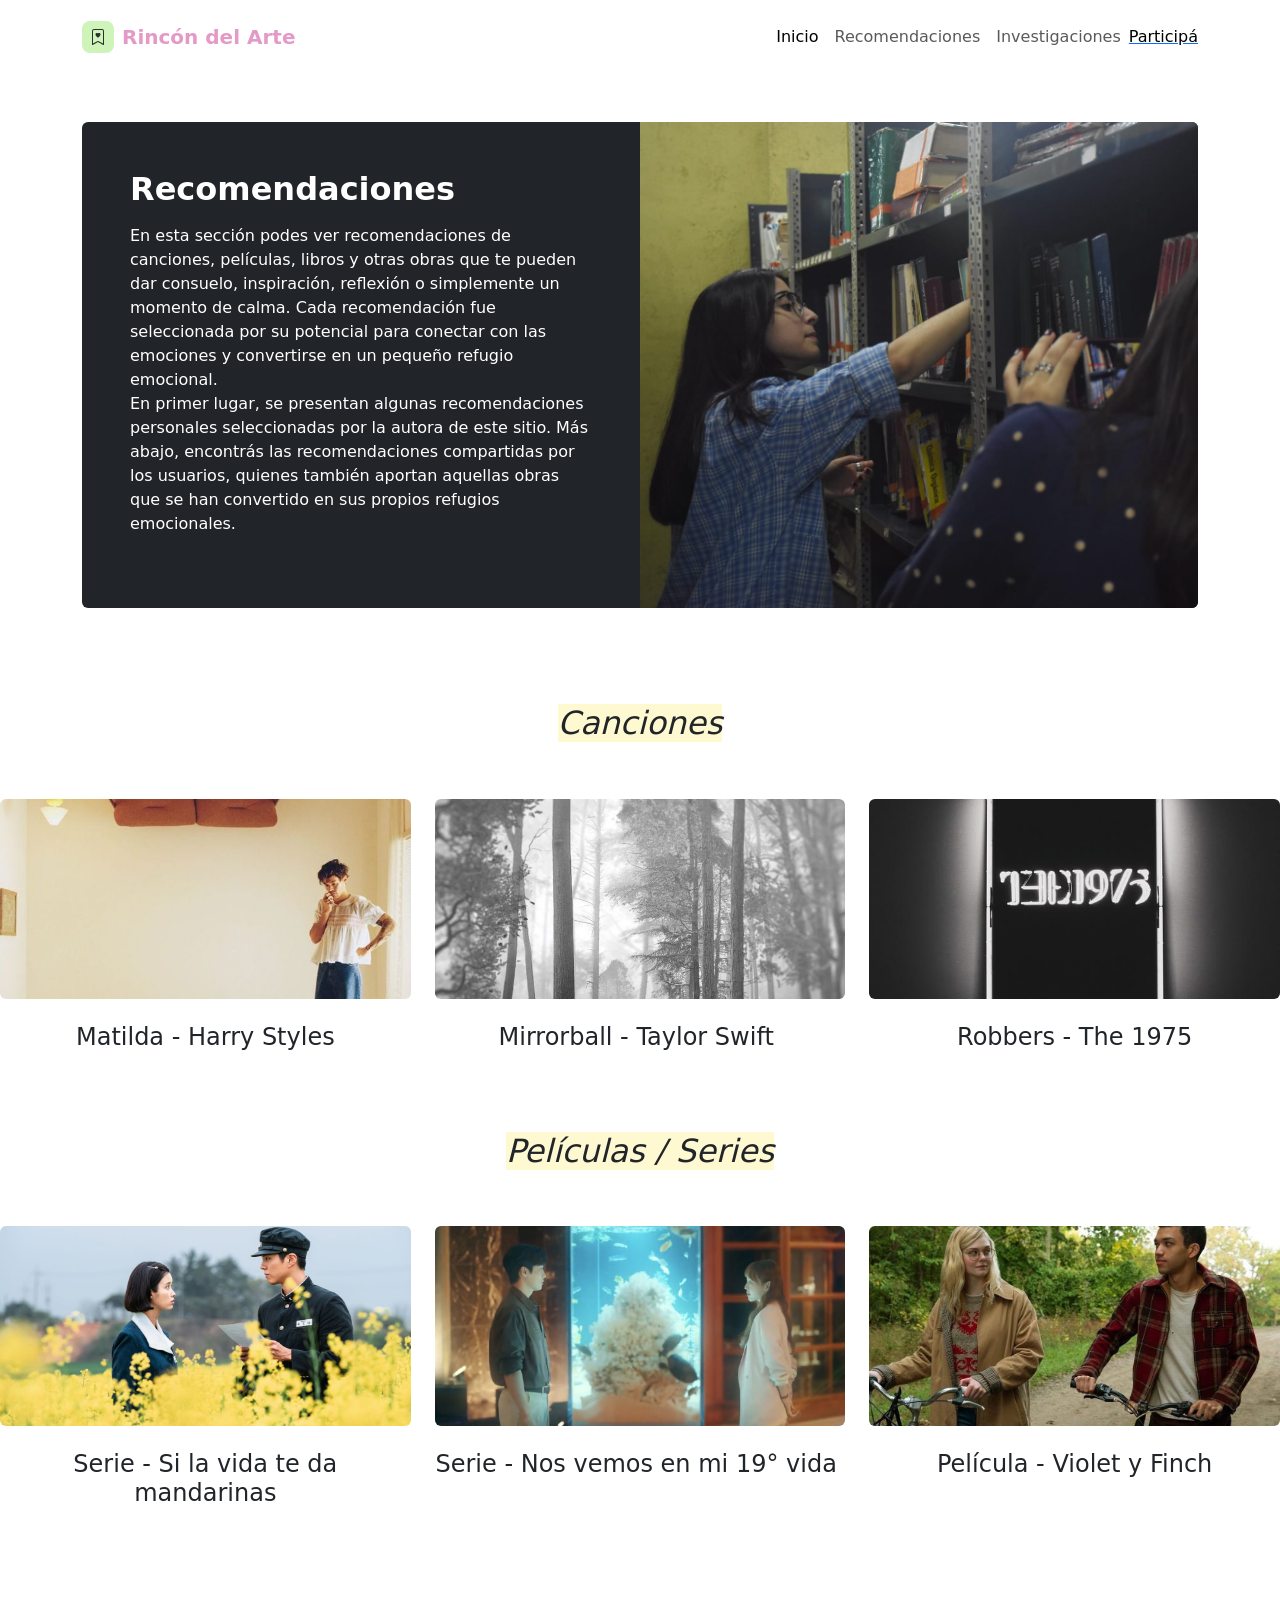
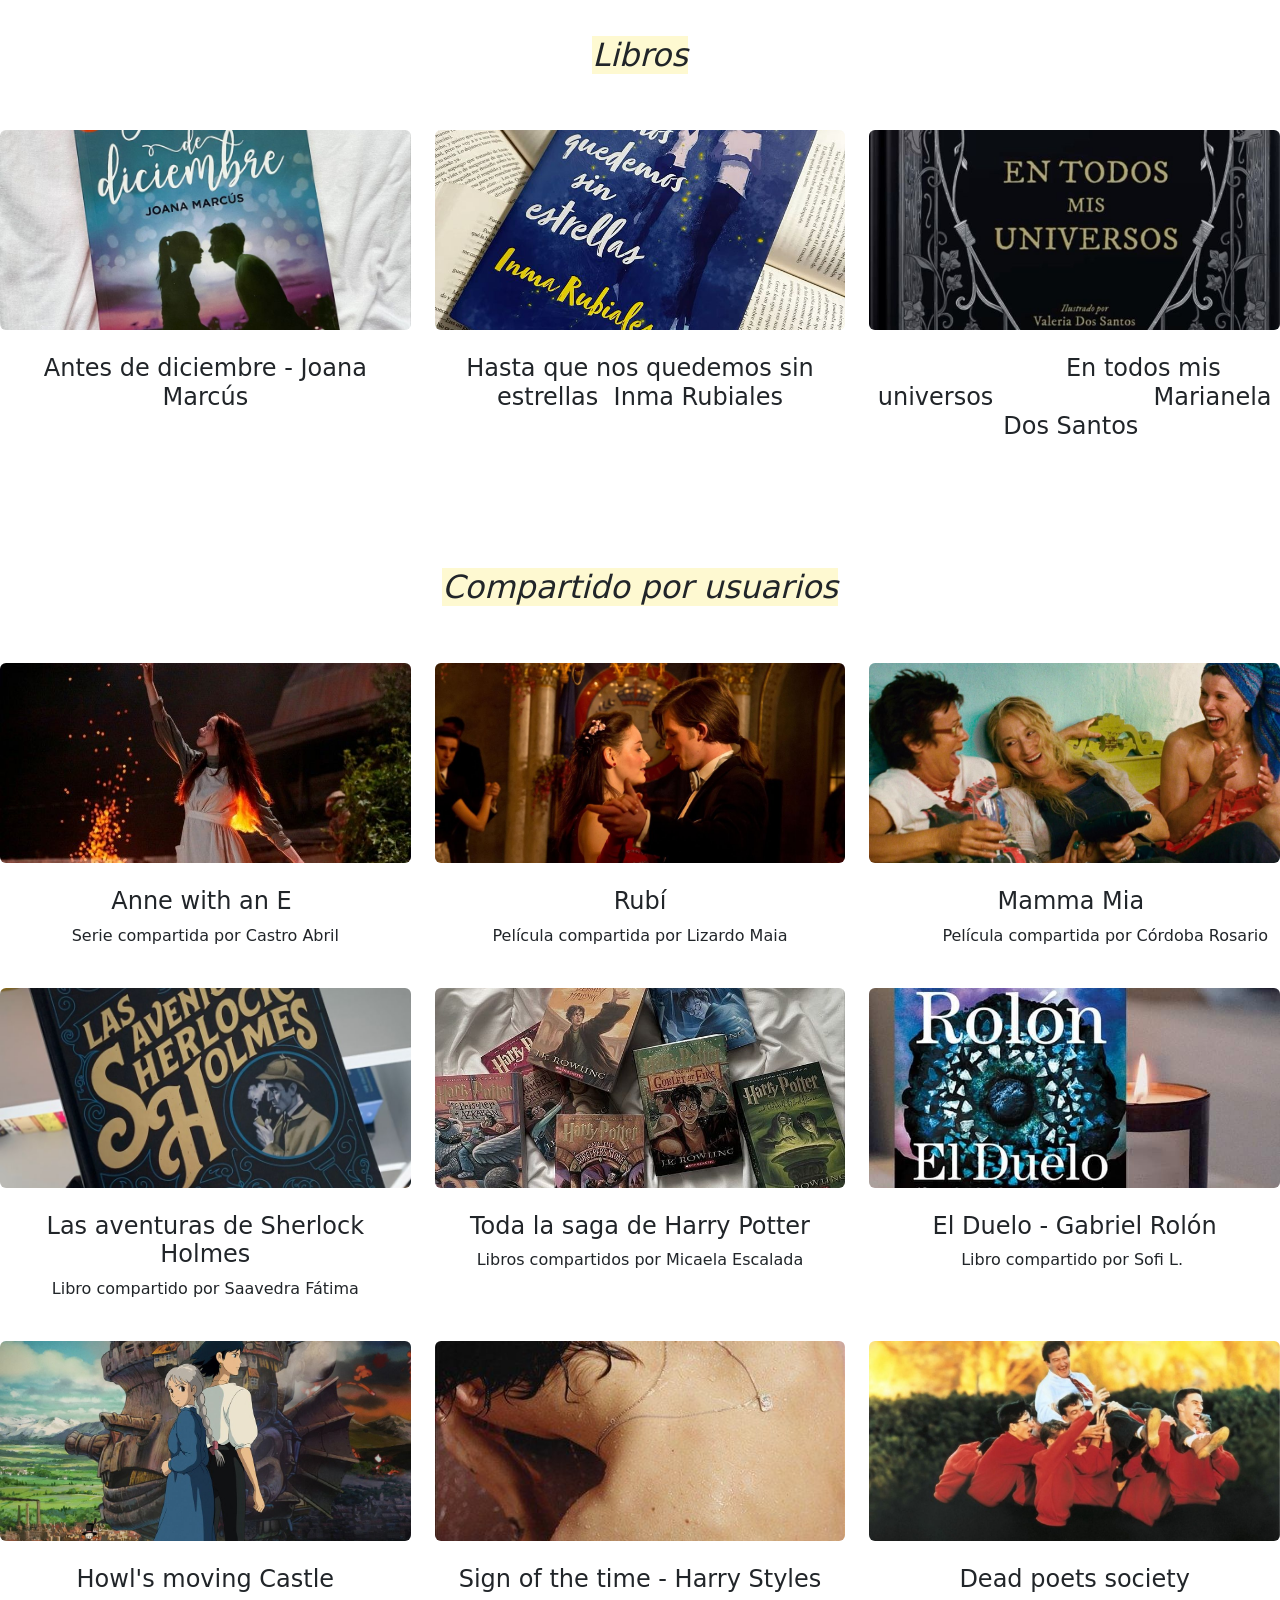
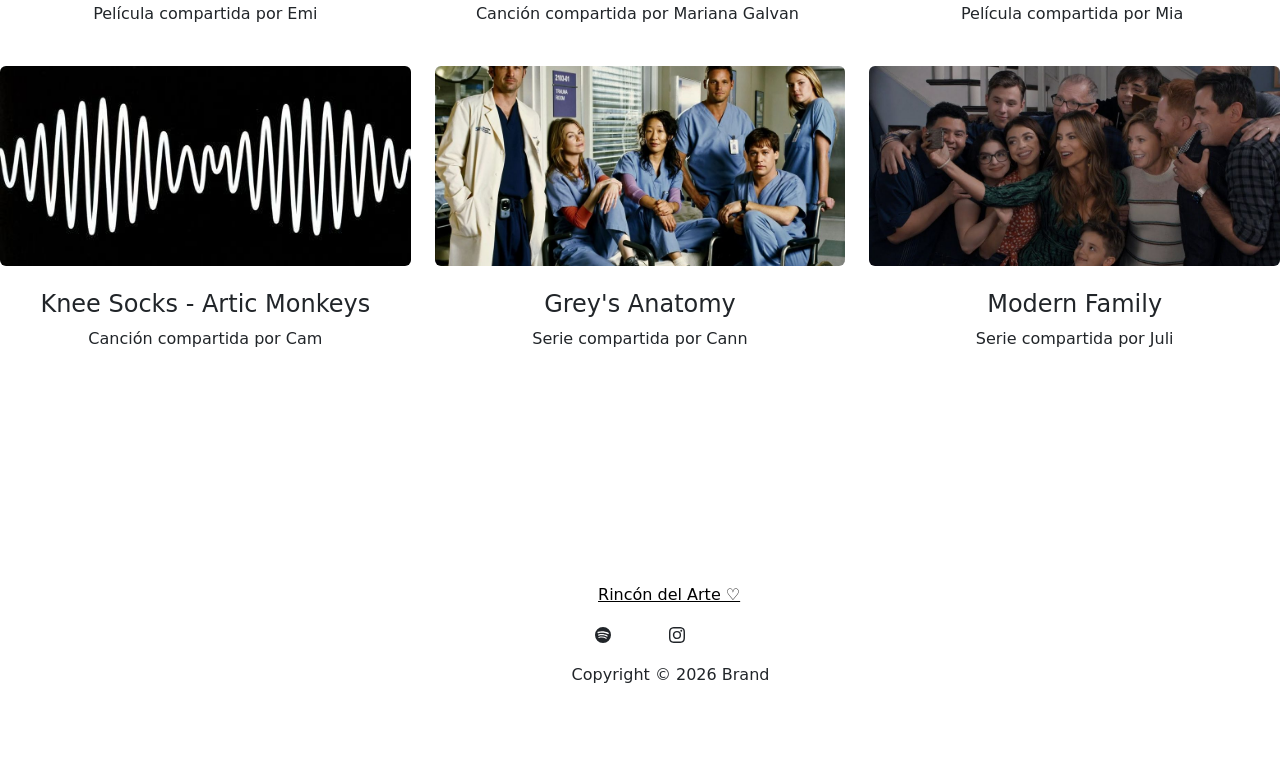
<file: recomendaciones.html>
<!DOCTYPE html>
<html data-bs-theme="light" lang="en">

<head>
    <meta charset="utf-8">
    <meta name="viewport" content="width=device-width, initial-scale=1.0, shrink-to-fit=no">
    <title>TRABAJO FINAL Rincon del Arte</title>
    <link rel="icon" type="image/png" sizes="512x512" href="assets/img/fav-512.png">
    <link rel="icon" type="image/png" sizes="192x192" href="assets/img/fav-192.png" media="(prefers-color-scheme: dark)">
    <link rel="icon" type="image/png" sizes="180x180" href="assets/img/fav-180.png">
    <link rel="icon" type="image/png" sizes="128x128" href="assets/img/fav-128.png" media="(prefers-color-scheme: dark)">
    <link rel="icon" type="image/png" sizes="64x64" href="assets/img/fav-64.png">
    <link rel="icon" type="image/png" sizes="32x32" href="assets/img/fav-32.png">
    <link rel="icon" type="image/png" sizes="16x16" href="assets/img/fav-16.png">
    <link rel="stylesheet" href="assets/bootstrap/css/bootstrap.min.css">
    <link rel="stylesheet" href="assets/css/bss-overrides.css">
    <link rel="stylesheet" href="assets/css/Lightbox-Gallery-baguetteBox.min.css">
    <link rel="stylesheet" href="assets/css/Navbar-Right-Links-icons.css">
    <link rel="stylesheet" href="assets/css/Responsive-YouTube-Video-Section-Dark-Centered.css">
</head>

<body>
    <nav class="navbar navbar-expand-md bg-body py-3">
        <div class="container"><a class="navbar-brand d-flex align-items-center" href="#"><span class="bs-icon-sm bs-icon-rounded bs-icon-primary d-flex justify-content-center align-items-center me-2 bs-icon"><svg class="bi bi-bookmark-heart text-secondary-emphasis" xmlns="http://www.w3.org/2000/svg" width="1em" height="1em" fill="currentColor" viewBox="0 0 16 16">
                        <path fill-rule="evenodd" d="M8 4.41c1.387-1.425 4.854 1.07 0 4.277C3.146 5.48 6.613 2.986 8 4.412z"></path>
                        <path d="M2 2a2 2 0 0 1 2-2h8a2 2 0 0 1 2 2v13.5a.5.5 0 0 1-.777.416L8 13.101l-5.223 2.815A.5.5 0 0 1 2 15.5zm2-1a1 1 0 0 0-1 1v12.566l4.723-2.482a.5.5 0 0 1 .554 0L13 14.566V2a1 1 0 0 0-1-1z"></path>
                    </svg></span><span><strong><span style="color: rgb(228, 153, 198);">Rincón del Arte</span></strong></span></a><button class="navbar-toggler" data-bs-toggle="collapse" data-bs-target="#navcol-2"><span class="visually-hidden">Toggle navigation</span><span class="navbar-toggler-icon"></span></button>
            <div class="collapse navbar-collapse" id="navcol-2">
                <ul class="navbar-nav ms-auto">
                    <li class="nav-item"><a class="nav-link active" href="index.html">Inicio</a></li>
                    <li class="nav-item"><a class="nav-link" href="recomendaciones.html">Recomendaciones</a></li>
                    <li class="nav-item"><a class="nav-link" href="investigaciones.html">Investigaciones</a></li>
                </ul>
            </div><a href="participa.html"><span style="color: rgb(0, 0, 0);">Participá</span></a>
        </div>
    </nav>
    <section class="py-4 py-xl-5">
        <div class="container">
            <div class="bg-dark border rounded border-0 border-dark overflow-hidden">
                <div class="row g-0">
                    <div class="col-md-6 col-xxl-6 offset-xxl-0">
                        <div class="text-white p-4 p-md-5">
                            <h2 class="fw-bold text-white mb-3">Recomendaciones</h2>
                            <p class="mb-4">En esta sección podes ver recomendaciones de canciones, películas, libros y otras obras que te pueden dar consuelo, inspiración, reflexión o simplemente un momento de calma. Cada recomendación fue seleccionada por su potencial para conectar con las emociones y convertirse en un pequeño refugio emocional.&nbsp;<br>En primer lugar, se presentan algunas recomendaciones personales seleccionadas por la autora de este sitio. Más abajo, encontrás las recomendaciones compartidas por los usuarios, quienes también aportan aquellas obras que se han convertido en sus propios refugios emocionales.&nbsp;</p>
                            <div class="my-3"></div>
                        </div>
                    </div>
                    <div class="col-md-6 order-first order-md-last" style="min-height: 250px;"><img class="object-fit-cover w-100 h-100" src="assets/img/fotomiapagrecoemd.jpeg"></div>
                </div>
            </div>
        </div>
    </section>
    <section class="py-4 py-xl-5">
        <div class="container">
            <div class="row mb-5">
                <div class="col-md-8 col-xl-6 text-center mx-auto">
                    <h2><em><span style="background-color: rgb(254, 249, 209);">Canciones</span></em></h2>
                </div>
            </div>
        </div>
        <div class="row gy-4 row-cols-1 row-cols-md-2 row-cols-xl-3">
            <div class="col">
                <div><img class="img-fluid object-fit-cover rounded d-block w-100 mt-0 pt-0 pb-0" style="height: 200px;" src="assets/img/harryshouse.jpg">
                    <div class="py-4">
                        <h4 style="text-align: center;">Matilda - Harry Styles</h4>
                    </div>
                </div>
            </div>
            <div class="col">
                <div><img class="img-fluid object-fit-cover rounded d-block w-100" style="height: 200px;" src="assets/img/mirrorball.jpg">
                    <div class="py-4">
                        <h4 style="text-align: center;">Mirrorball - Taylor Swift&nbsp;</h4>
                    </div>
                </div>
            </div>
            <div class="col">
                <div><img class="img-fluid object-fit-cover rounded d-block w-100" style="height: 200px;" src="assets/img/the1975.jpg">
                    <div class="py-4">
                        <h4 style="text-align: center;">Robbers - The 1975</h4>
                    </div>
                </div>
            </div>
        </div>
        <section class="py-4 py-xl-5">
            <div class="container">
                <div class="row mb-5">
                    <div class="col-md-8 col-xl-6 text-center mx-auto">
                        <h2><em><span style="background-color: rgb(254, 249, 209);">Películas / Series</span></em></h2>
                    </div>
                </div>
            </div>
            <div class="row gy-4 row-cols-1 row-cols-md-2 row-cols-xl-3">
                <div class="col">
                    <div><img class="img-fluid object-fit-cover rounded d-block w-100" style="height: 200px;" src="assets/img/mandarinas.jpg">
                        <div class="py-4">
                            <h4 style="text-align: center;">Serie - Si la vida te da mandarinas</h4>
                        </div>
                    </div>
                </div>
                <div class="col">
                    <div><img class="img-fluid object-fit-cover rounded d-block w-100" style="height: 200px;" src="assets/img/19vida.jpg">
                        <div class="py-4">
                            <h4 style="text-align: center;">Serie - Nos vemos en mi 19° vida&nbsp;</h4>
                        </div>
                    </div>
                </div>
                <div class="col">
                    <div><img class="img-fluid object-fit-cover rounded d-block w-100" style="height: 200px;" src="assets/img/violetyfinch.jpg">
                        <div class="py-4">
                            <h4 style="text-align: center;">Película - Violet y Finch</h4>
                        </div>
                    </div>
                </div>
            </div>
        </section>
        <section class="py-4 py-xl-5">
            <div class="container">
                <div class="row mb-5">
                    <div class="col-md-8 col-xl-6 text-center mx-auto">
                        <h2><em><span style="background-color: rgb(254, 249, 209);">Libros</span></em></h2>
                    </div>
                </div>
            </div>
            <div class="row gy-4 row-cols-1 row-cols-md-2 row-cols-xl-3">
                <div class="col">
                    <div><img class="img-fluid object-fit-cover rounded d-block w-100" style="height: 200px;" src="assets/img/antesdediciembre.jpg">
                        <div class="py-4">
                            <h4 style="text-align: center;">Antes de diciembre - Joana Marcús</h4>
                        </div>
                    </div>
                </div>
                <div class="col">
                    <div><img class="img-fluid object-fit-cover rounded d-block w-100" style="height: 200px;" src="assets/img/hastaquenosquedemosisnesrellas.jpg">
                        <div class="py-4">
                            <h4 style="text-align: center;">Hasta que nos quedemos sin estrellas&nbsp; Inma Rubiales</h4>
                        </div>
                    </div>
                </div>
                <div class="col">
                    <div><img class="img-fluid object-fit-cover rounded d-block w-100" style="height: 200px;" src="assets/img/entodosmisuniversos.jpg">
                        <div class="py-4">
                            <h4 style="text-align: center;">&nbsp; &nbsp; &nbsp; &nbsp; &nbsp; &nbsp; &nbsp; &nbsp; &nbsp; En todos mis universos&nbsp; &nbsp; &nbsp; &nbsp; &nbsp; &nbsp; &nbsp; &nbsp; &nbsp; &nbsp; &nbsp;Marianela Dos Santos&nbsp;</h4>
                        </div>
                    </div>
                </div>
            </div>
        </section>
        <section class="py-4 py-xl-5">
            <div class="container">
                <div class="row mb-5">
                    <div class="col-md-8 col-xl-6 text-center mx-auto">
                        <h2><em><span style="background-color: rgb(254, 249, 209);">Compartido por usuarios</span></em></h2>
                    </div>
                </div>
            </div>
            <div class="row gy-4 row-cols-1 row-cols-md-2 row-cols-xl-3">
                <div class="col">
                    <div><img class="img-fluid object-fit-cover rounded d-block w-100" style="height: 200px;" src="assets/img/annewithane.jpg">
                        <div class="py-4">
                            <h4 style="text-align: center;">Anne with an E&nbsp;</h4>
                            <p style="text-align: center;">Serie compartida por Castro Abril</p>
                            <p></p>
                        </div>
                    </div>
                </div>
                <div class="col">
                    <div><img class="img-fluid object-fit-cover rounded d-block w-100" style="height: 200px;" src="assets/img/rubii.jpg">
                        <div class="py-4">
                            <h4 style="text-align: center;">Rubí</h4>
                            <p style="text-align: center;">Película compartida por Lizardo Maia</p>
                        </div>
                    </div>
                </div>
                <div class="col">
                    <div><img class="img-fluid object-fit-cover rounded d-block w-100" style="height: 200px;" src="assets/img/mamma.jpg">
                        <div class="py-4">
                            <h4 style="text-align: center;">Mamma Mia&nbsp;</h4>
                            <p style="text-align: center;">&nbsp; &nbsp; &nbsp; &nbsp; &nbsp; &nbsp; Película compartida por Córdoba Rosario</p>
                        </div>
                    </div>
                </div>
            </div>
            <div class="row gy-4 row-cols-1 row-cols-md-2 row-cols-xl-3">
                <div class="col">
                    <div><img class="img-fluid object-fit-cover rounded d-block w-100" style="height: 200px;" src="assets/img/aventuas.jpg">
                        <div class="py-4">
                            <h4 class="text-center">Las aventuras de Sherlock Holmes</h4>
                            <p class="text-center">Libro compartido por Saavedra Fátima</p>
                        </div>
                    </div>
                </div>
                <div class="col">
                    <div><img class="img-fluid object-fit-cover rounded d-block w-100" style="height: 200px;" src="assets/img/harrypotter.jpg">
                        <div class="py-4">
                            <h4 class="text-center">Toda la saga de Harry Potter</h4>
                            <p class="text-center">Libros compartidos por Micaela Escalada</p>
                        </div>
                    </div>
                </div>
                <div class="col">
                    <div><img class="img-fluid object-fit-cover rounded d-block w-100" style="height: 200px;" src="assets/img/elduelo.jpg">
                        <div class="py-4">
                            <h4 class="text-center">El Duelo - Gabriel Rolón</h4>
                            <p class="text-center">Libro compartido por Sofi L.&nbsp;</p>
                        </div>
                    </div>
                </div>
            </div>
            <div class="row gy-4 row-cols-1 row-cols-md-2 row-cols-xl-3">
                <div class="col">
                    <div><img class="img-fluid object-fit-cover rounded d-block w-100" style="height: 200px;" src="assets/img/howlsmovingcastle.jpg">
                        <div class="py-4">
                            <h4 class="text-center">Howl's moving Castle</h4>
                            <p class="text-center">Película compartida por Emi</p>
                        </div>
                    </div>
                </div>
                <div class="col">
                    <div><img class="img-fluid object-fit-cover rounded d-block w-100" style="height: 200px;" src="assets/img/harry.jpg">
                        <div class="py-4">
                            <h4 class="text-center">Sign of the time - Harry Styles</h4>
                            <p class="text-center">Canción compartida por Mariana Galvan&nbsp;</p>
                        </div>
                    </div>
                </div>
                <div class="col">
                    <div><img class="img-fluid object-fit-cover rounded d-block w-100" style="height: 200px;" src="assets/img/pets.jpg">
                        <div class="py-4">
                            <h4 class="text-center">Dead poets society</h4>
                            <p class="text-center">Película compartida por Mia&nbsp;</p>
                        </div>
                    </div>
                </div>
            </div>
            <div class="row gy-4 row-cols-1 row-cols-md-2 row-cols-xl-3">
                <div class="col">
                    <div><img class="img-fluid object-fit-cover rounded d-block w-100" style="height: 200px;" src="assets/img/AM.jpg">
                        <div class="py-4">
                            <h4 class="text-center">Knee Socks - Artic Monkeys</h4>
                            <p class="text-center">Canción compartida por Cam</p>
                            <p></p>
                        </div>
                    </div>
                </div>
                <div class="col">
                    <div><img class="img-fluid object-fit-cover rounded d-block w-100" style="height: 200px;" src="assets/img/greysanatomy.jpg">
                        <div class="py-4">
                            <h4 class="text-center">Grey's Anatomy</h4>
                            <p class="text-center">Serie compartida por Cann</p>
                        </div>
                    </div>
                </div>
                <div class="col">
                    <div><img class="img-fluid object-fit-cover rounded d-block w-100" style="height: 200px;" src="assets/img/modernfamily.jpg">
                        <div class="py-4">
                            <h4 class="text-center">Modern Family</h4>
                            <p class="text-center">Serie compartida por Juli</p>
                        </div>
                    </div>
                </div>
            </div>
        </section>
        <footer class="text-center bg-body" data-bs-theme="light">
            <div class="container py-4 py-lg-5">
                <section class="py-4 py-xl-5"></section>
                <ul class="list-inline text-center">
                    <li class="list-inline-item me-4"></li>
                    <li class="list-inline-item me-4"></li>
                    <li class="list-inline-item"><a class="link-body-emphasis" href="index.html">Rincón del Arte ♡</a></li>
                </ul>
                <ul class="list-inline text-center">
                    <li class="list-inline-item me-4"><a href="https://open.spotify.com/playlist/2zcbg7qdu6y4Byzmh3Lerk?si=zH5wMLQjRlWZkaA6icoTdg&amp;pi=cMgdo952T_6Ii" target="_blank"><svg class="bi bi-spotify text-body" xmlns="http://www.w3.org/2000/svg" width="1em" height="1em" fill="currentColor" viewBox="0 0 16 16">
                                <path d="M8 0a8 8 0 1 0 0 16A8 8 0 0 0 8 0m3.669 11.538a.498.498 0 0 1-.686.165c-1.879-1.147-4.243-1.407-7.028-.77a.499.499 0 0 1-.222-.973c3.048-.696 5.662-.397 7.77.892a.5.5 0 0 1 .166.686zm.979-2.178a.624.624 0 0 1-.858.205c-2.15-1.321-5.428-1.704-7.972-.932a.625.625 0 0 1-.362-1.194c2.905-.881 6.517-.454 8.986 1.063a.624.624 0 0 1 .206.858m.084-2.268C10.154 5.56 5.9 5.419 3.438 6.166a.748.748 0 1 1-.434-1.432c2.825-.857 7.523-.692 10.492 1.07a.747.747 0 1 1-.764 1.288z"></path>
                            </svg></a></li>
                    <li class="list-inline-item me-4"><a href="#"></a></li>
                    <li class="list-inline-item"><a href="https://www.instagram.com/lu.saavedraa?igsh=dXk0dWliazA4aHJy" target="_blank"><svg class="bi bi-instagram text-body" xmlns="http://www.w3.org/2000/svg" width="1em" height="1em" fill="currentColor" viewBox="0 0 16 16">
                                <path d="M8 0C5.829 0 5.556.01 4.703.048 3.85.088 3.269.222 2.76.42a3.917 3.917 0 0 0-1.417.923A3.927 3.927 0 0 0 .42 2.76C.222 3.268.087 3.85.048 4.7.01 5.555 0 5.827 0 8.001c0 2.172.01 2.444.048 3.297.04.852.174 1.433.372 1.942.205.526.478.972.923 1.417.444.445.89.719 1.416.923.51.198 1.09.333 1.942.372C5.555 15.99 5.827 16 8 16s2.444-.01 3.298-.048c.851-.04 1.434-.174 1.943-.372a3.916 3.916 0 0 0 1.416-.923c.445-.445.718-.891.923-1.417.197-.509.332-1.09.372-1.942C15.99 10.445 16 10.173 16 8s-.01-2.445-.048-3.299c-.04-.851-.175-1.433-.372-1.941a3.926 3.926 0 0 0-.923-1.417A3.911 3.911 0 0 0 13.24.42c-.51-.198-1.092-.333-1.943-.372C10.443.01 10.172 0 7.998 0h.003zm-.717 1.442h.718c2.136 0 2.389.007 3.232.046.78.035 1.204.166 1.486.275.373.145.64.319.92.599.28.28.453.546.598.92.11.281.24.705.275 1.485.039.843.047 1.096.047 3.231s-.008 2.389-.047 3.232c-.035.78-.166 1.203-.275 1.485a2.47 2.47 0 0 1-.599.919c-.28.28-.546.453-.92.598-.28.11-.704.24-1.485.276-.843.038-1.096.047-3.232.047s-2.39-.009-3.233-.047c-.78-.036-1.203-.166-1.485-.276a2.478 2.478 0 0 1-.92-.598 2.48 2.48 0 0 1-.6-.92c-.109-.281-.24-.705-.275-1.485-.038-.843-.046-1.096-.046-3.233 0-2.136.008-2.388.046-3.231.036-.78.166-1.204.276-1.486.145-.373.319-.64.599-.92.28-.28.546-.453.92-.598.282-.11.705-.24 1.485-.276.738-.034 1.024-.044 2.515-.045v.002zm4.988 1.328a.96.96 0 1 0 0 1.92.96.96 0 0 0 0-1.92zm-4.27 1.122a4.109 4.109 0 1 0 0 8.217 4.109 4.109 0 0 0 0-8.217zm0 1.441a2.667 2.667 0 1 1 0 5.334 2.667 2.667 0 0 1 0-5.334"></path>
                            </svg></a></li>
                </ul>
                <p class="text-body mb-0">&nbsp; &nbsp; &nbsp; &nbsp; &nbsp; &nbsp; Copyright © 2026 Brand</p>
            </div>
        </footer>
    </section>
    <script src="assets/bootstrap/js/bootstrap.min.js"></script>
    <script src="assets/js/Lightbox-Gallery-baguetteBox.min.js"></script>
    <script src="assets/js/Lightbox-Gallery.js"></script>
</body>

</html>
</file>
<file: assets/css/bss-overrides.css>
:root, [data-bs-theme=light] {
  --bs-primary: #cff4b9;
  --bs-primary-rgb: 207,244,185;
  --bs-primary-text-emphasis: #53624A;
  --bs-primary-bg-subtle: #F5FDF1;
  --bs-primary-border-subtle: #ECFBE3;
  --bs-body-bg: #ffffff;
  --bs-body-bg-rgb: 255,255,255;
}

.btn-primary {
  --bs-btn-color: #000000;
  --bs-btn-bg: #cff4b9;
  --bs-btn-border-color: #cff4b9;
  --bs-btn-hover-color: #000000;
  --bs-btn-hover-bg: #D6F6C4;
  --bs-btn-hover-border-color: #D4F5C0;
  --bs-btn-focus-shadow-rgb: 31,37,28;
  --bs-btn-active-color: #000000;
  --bs-btn-active-bg: #D9F6C7;
  --bs-btn-active-border-color: #D4F5C0;
  --bs-btn-disabled-color: #000000;
  --bs-btn-disabled-bg: #cff4b9;
  --bs-btn-disabled-border-color: #cff4b9;
}

.btn-outline-primary {
  --bs-btn-color: #cff4b9;
  --bs-btn-border-color: #cff4b9;
  --bs-btn-focus-shadow-rgb: 207,244,185;
  --bs-btn-hover-color: #000000;
  --bs-btn-hover-bg: #cff4b9;
  --bs-btn-hover-border-color: #cff4b9;
  --bs-btn-active-color: #000000;
  --bs-btn-active-bg: #cff4b9;
  --bs-btn-active-border-color: #cff4b9;
  --bs-btn-disabled-color: #cff4b9;
  --bs-btn-disabled-bg: transparent;
  --bs-btn-disabled-border-color: #cff4b9;
}
</file>
<file: assets/css/Navbar-Right-Links-icons.css>
.bs-icon {
  --bs-icon-size: .75rem;
  display: flex;
  flex-shrink: 0;
  justify-content: center;
  align-items: center;
  font-size: var(--bs-icon-size);
  width: calc(var(--bs-icon-size) * 2);
  height: calc(var(--bs-icon-size) * 2);
  color: var(--bs-primary);
}

.bs-icon-xs {
  --bs-icon-size: 1rem;
  width: calc(var(--bs-icon-size) * 1.5);
  height: calc(var(--bs-icon-size) * 1.5);
}

.bs-icon-sm {
  --bs-icon-size: 1rem;
}

.bs-icon-md {
  --bs-icon-size: 1.5rem;
}

.bs-icon-lg {
  --bs-icon-size: 2rem;
}

.bs-icon-xl {
  --bs-icon-size: 2.5rem;
}

.bs-icon.bs-icon-primary {
  color: var(--bs-white);
  background: var(--bs-primary);
}

.bs-icon.bs-icon-primary-light {
  color: var(--bs-primary);
  background: rgba(var(--bs-primary-rgb), .2);
}

.bs-icon.bs-icon-semi-white {
  color: var(--bs-primary);
  background: rgba(255, 255, 255, .5);
}

.bs-icon.bs-icon-rounded {
  border-radius: .5rem;
}

.bs-icon.bs-icon-circle {
  border-radius: 50%;
}
</file>
<file: assets/css/Responsive-YouTube-Video-Section-Dark-Centered.css>
.clean-block.dark {
  background-color: #222425;
}

.clean-block {
  background-color: #222425;
}

.videoWrapper {
  position: relative;
  padding-bottom: 56.25%;
  height: 0;
}

.videoWrapper iframe {
  position: absolute;
  top: 0;
  left: 0;
  width: 100%;
  height: 100%;
}
</file>
